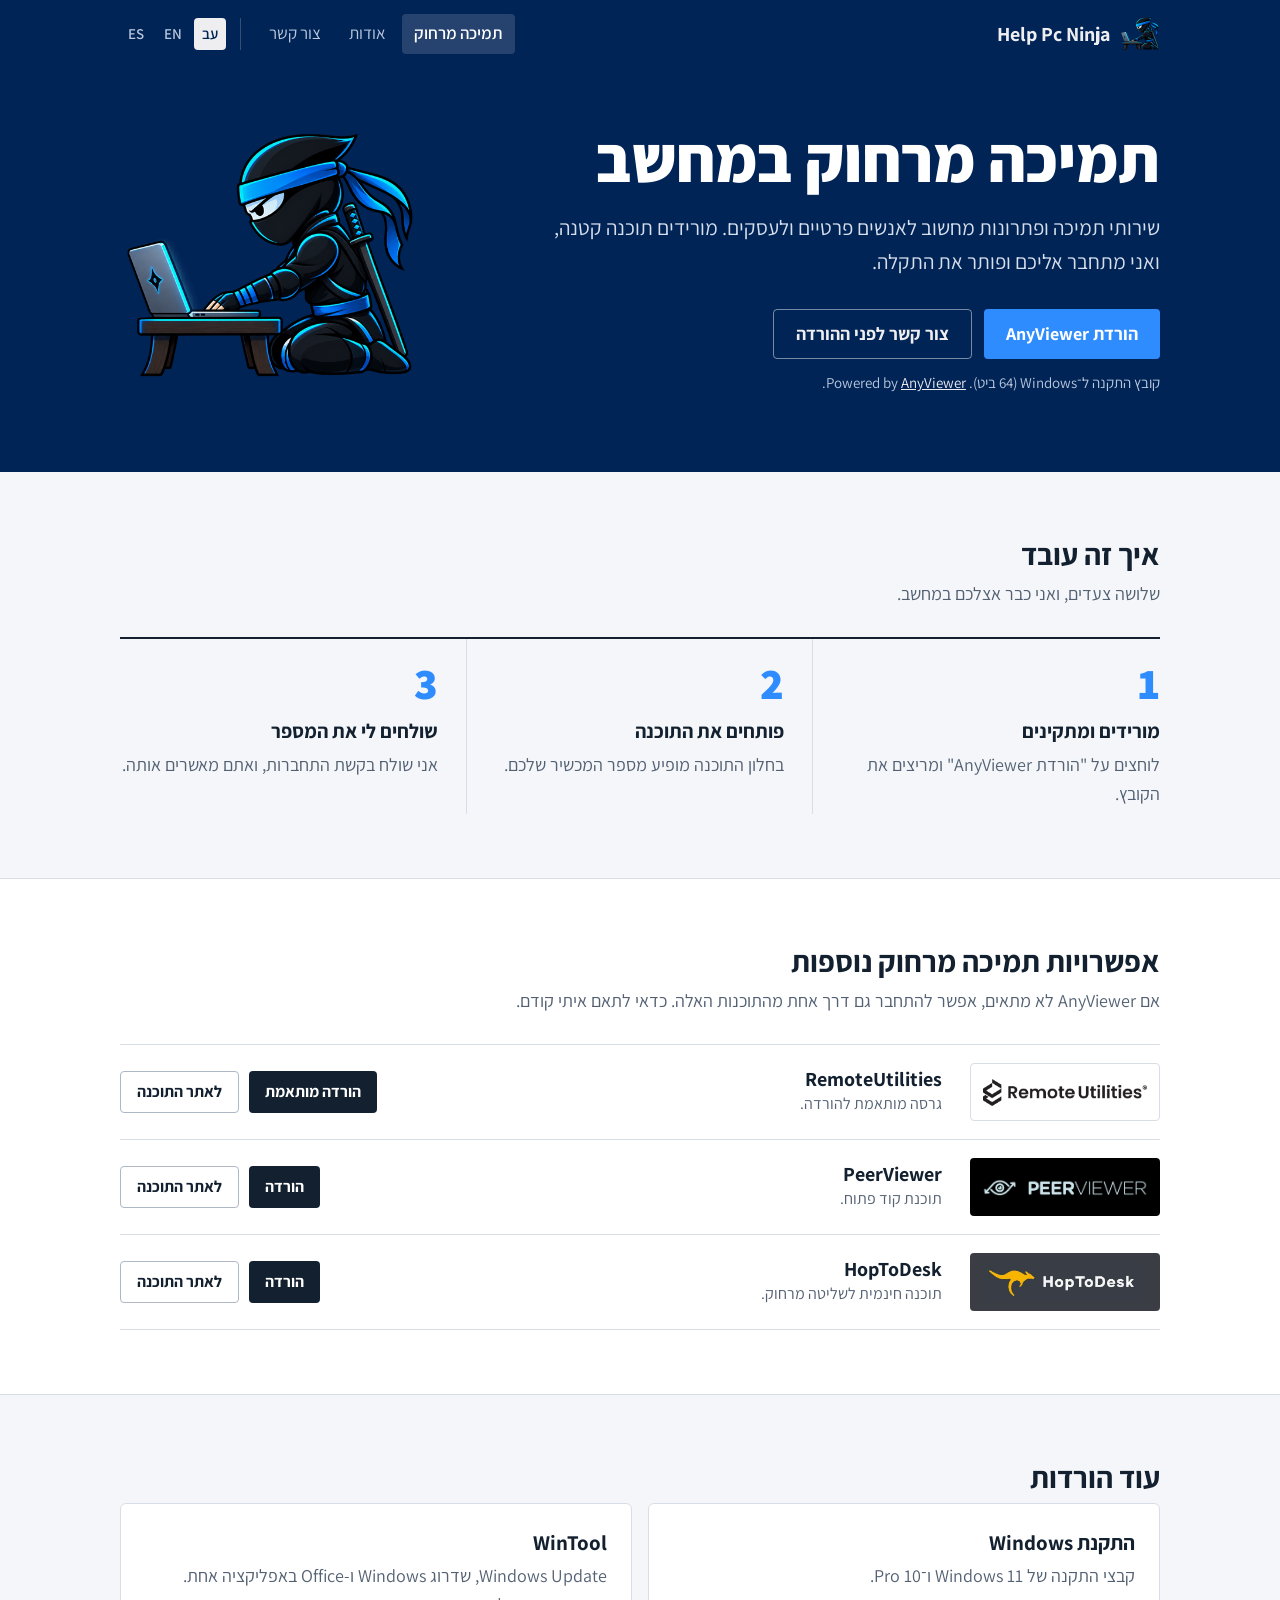
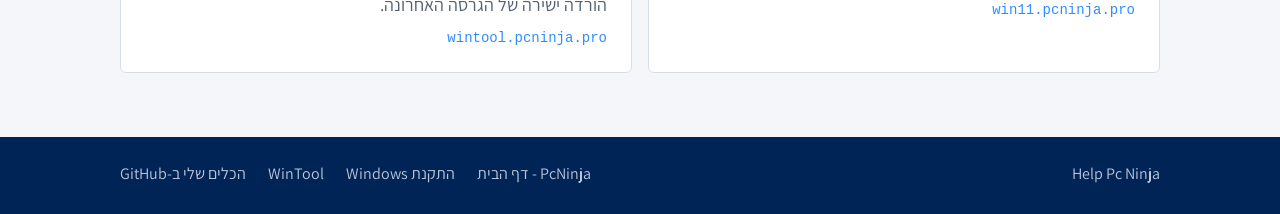
<file: index.html>
<!doctype html>
<html lang="he" dir="rtl">
<head>
  <meta charset="utf-8">
  <meta name="viewport" content="width=device-width, initial-scale=1">
  <title>Help Pc Ninja - תמיכה מרחוק</title>
  <meta name="description" content="תמיכה מרחוק במחשבים: מורידים את AnyViewer, שולחים את מספר המכשיר, ואני מתחבר לעזור.">
  <meta property="og:title" content="Help Pc Ninja - תמיכה מרחוק">
  <meta property="og:type" content="website">
  <meta property="og:url" content="https://help.pcninja.pro/">
  <meta property="og:image" content="https://help.pcninja.pro/assets/ninja.png">
  <link rel="canonical" href="https://help.pcninja.pro/">
  <link rel="alternate" hreflang="he" href="https://help.pcninja.pro/">
  <link rel="alternate" hreflang="en" href="https://help.pcninja.pro/en/">
  <link rel="alternate" hreflang="es" href="https://help.pcninja.pro/es/">
  <link rel="alternate" hreflang="x-default" href="https://help.pcninja.pro/">
  <link rel="icon" type="image/png" href="/assets/favicon.png">
  <link rel="apple-touch-icon" href="/assets/apple-touch-icon.png">
  <link rel="preconnect" href="https://fonts.googleapis.com">
  <link rel="preconnect" href="https://fonts.gstatic.com" crossorigin>
  <link href="https://fonts.googleapis.com/css2?family=Assistant:wght@400;600;700;800&display=swap" rel="stylesheet">
  <link rel="stylesheet" href="/assets/site.css">
</head>
<body>
  <header class="topbar">
    <div class="wrap">
      <a class="brand" href="/"><img src="/assets/logo.png" alt="" width="40" height="40"><span>Help Pc Ninja</span></a>
      <div class="menus">
        <ul class="nav">
          <li><a href="/" aria-current="page">תמיכה מרחוק</a></li>
          <li><a href="/aboutMe/">אודות</a></li>
          <li><a href="/aboutMe/contact/">צור קשר</a></li>
        </ul>
        <ul class="langs" aria-label="Language">
          <li><a href="/" hreflang="he" lang="he" title="עברית" aria-current="true">עב</a></li>
          <li><a href="/en/" hreflang="en" lang="en" title="English">EN</a></li>
          <li><a href="/es/" hreflang="es" lang="es" title="Español">ES</a></li>
        </ul>
      </div>
    </div>
  </header>

  <main>
    <section class="hero">
      <div class="wrap">
        <div>
          <h1>תמיכה מרחוק במחשב</h1>
          <p class="lede">שירותי תמיכה ופתרונות מחשוב לאנשים פרטיים ולעסקים. מורידים תוכנה קטנה, ואני מתחבר אליכם ופותר את התקלה.</p>
          <div class="actions">
            <a class="btn btn-primary" href="https://go.anyviewer.com/dl/AnyViewerSetup_x64.exe">הורדת AnyViewer</a>
            <a class="btn btn-ghost" href="/aboutMe/contact/">צור קשר לפני ההורדה</a>
          </div>
          <p class="file-note">קובץ התקנה ל־Windows (64 ביט). Powered by <a href="https://www.anyviewer.com/">AnyViewer</a>.</p>
        </div>
        <img src="/assets/ninja.png" alt="" width="512" height="512">
      </div>
    </section>

    <section>
      <div class="wrap">
        <h2 class="section-title">איך זה עובד</h2>
        <p class="section-intro">שלושה צעדים, ואני כבר אצלכם במחשב.</p>
        <ol class="steps">
          <li><strong>מורידים ומתקינים</strong><p>לוחצים על "הורדת AnyViewer" ומריצים את הקובץ.</p></li>
          <li><strong>פותחים את התוכנה</strong><p>בחלון התוכנה מופיע מספר המכשיר שלכם.</p></li>
          <li><strong>שולחים לי את המספר</strong><p>אני שולח בקשת התחברות, ואתם מאשרים אותה.</p></li>
        </ol>
      </div>
    </section>

    <section class="tools-alt">
      <div class="wrap">
        <h2 class="section-title">אפשרויות תמיכה מרחוק נוספות</h2>
        <p class="section-intro">אם AnyViewer לא מתאים, אפשר להתחבר גם דרך אחת מהתוכנות האלה. כדאי לתאם איתי קודם.</p>

        <div class="tool-row">
          <div class="logo-tile tile-ru"><img src="/assets/remoteutilities.png" alt="RemoteUtilities"></div>
          <div><h3>RemoteUtilities</h3><p>גרסה מותאמת להורדה.</p></div>
          <div class="links">
            <a class="btn btn-dark" href="https://ru.pcninja.pro">הורדה מותאמת</a>
            <a class="btn btn-line" href="https://www.remoteutilities.com/">לאתר התוכנה</a>
          </div>
        </div>

        <div class="tool-row">
          <div class="logo-tile tile-pv"><img src="/assets/peerviewer.png" alt="PeerViewer"></div>
          <div><h3>PeerViewer</h3><p>תוכנת קוד פתוח.</p></div>
          <div class="links">
            <a class="btn btn-dark" href="https://github.com/PeerViewer/codebase/releases/">הורדה</a>
            <a class="btn btn-line" href="https://github.com/PeerViewer">לאתר התוכנה</a>
          </div>
        </div>

        <div class="tool-row">
          <div class="logo-tile tile-hd"><img src="/assets/hoptodesk.jpg" alt="HopToDesk"></div>
          <div><h3>HopToDesk</h3><p>תוכנה חינמית לשליטה מרחוק.</p></div>
          <div class="links">
            <a class="btn btn-dark" href="https://download.hoptodesk.com/HopToDesk.exe">הורדה</a>
            <a class="btn btn-line" href="https://www.hoptodesk.com/">לאתר התוכנה</a>
          </div>
        </div>
      </div>
    </section>

    <section>
      <div class="wrap">
        <h2 class="section-title">עוד הורדות</h2>
        <div class="more">
          <a href="https://win11.pcninja.pro/"><strong>התקנת Windows</strong><span>קבצי התקנה של Windows 11 ו־10 Pro.</span><span class="host"><bdi>win11.pcninja.pro</bdi></span></a>
          <a href="https://wintool.pcninja.pro/"><strong>WinTool</strong><span>Windows Update, שדרוג Windows ו-Office באפליקציה אחת. הורדה ישירה של הגרסה האחרונה.</span><span class="host"><bdi>wintool.pcninja.pro</bdi></span></a>
        </div>
      </div>
    </section>
  </main>

  <footer class="site-footer">
    <div class="wrap">
      <span>Help Pc Ninja</span>
      <ul>
        <li><a href="https://www.pcninja.pro/">PcNinja - דף הבית</a></li>
        <li><a href="https://win11.pcninja.pro/">התקנת Windows</a></li>
        <li><a href="https://wintool.pcninja.pro/">WinTool</a></li>
        <li><a href="https://github.com/JavierTorresFelendler">הכלים שלי ב-GitHub</a></li>
      </ul>
    </div>
  </footer>
</body>
</html>
</file>
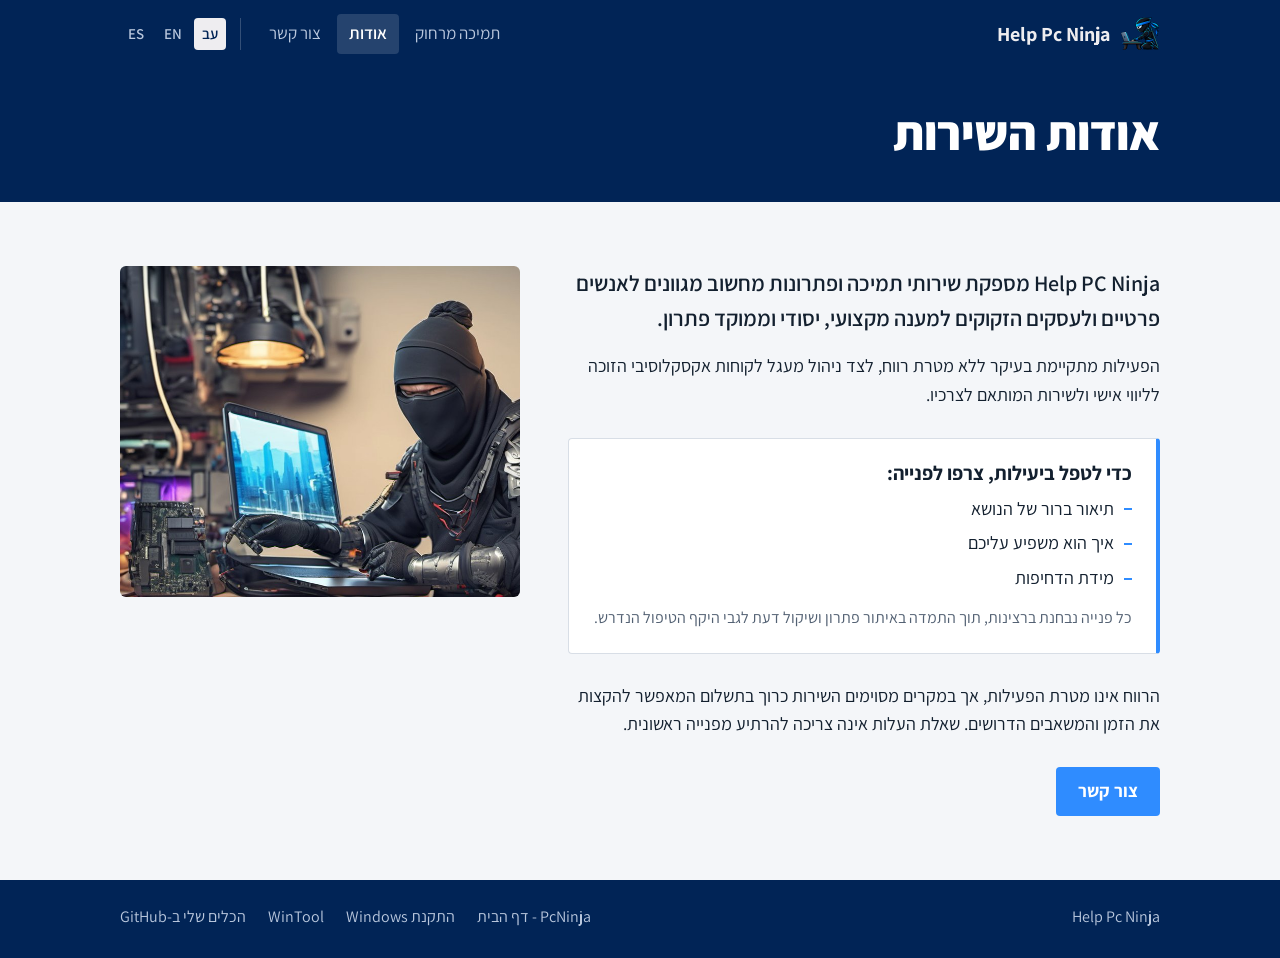
<file: aboutMe/index.html>
<!doctype html>
<html lang="he" dir="rtl">
<head>
  <meta charset="utf-8">
  <meta name="viewport" content="width=device-width, initial-scale=1">
  <title>Help Pc Ninja - אודות השירות</title>
  <meta name="description" content="תמיכה מרחוק במחשבים: מורידים את AnyViewer, שולחים את מספר המכשיר, ואני מתחבר לעזור.">
  <meta property="og:title" content="Help Pc Ninja - אודות השירות">
  <meta property="og:type" content="website">
  <meta property="og:url" content="https://help.pcninja.pro/aboutMe/">
  <meta property="og:image" content="https://help.pcninja.pro/assets/ninja.png">
  <link rel="canonical" href="https://help.pcninja.pro/aboutMe/">
  <link rel="alternate" hreflang="he" href="https://help.pcninja.pro/aboutMe/">
  <link rel="alternate" hreflang="en" href="https://help.pcninja.pro/en/about/">
  <link rel="alternate" hreflang="es" href="https://help.pcninja.pro/es/about/">
  <link rel="alternate" hreflang="x-default" href="https://help.pcninja.pro/aboutMe/">
  <link rel="icon" type="image/png" href="/assets/favicon.png">
  <link rel="apple-touch-icon" href="/assets/apple-touch-icon.png">
  <link rel="preconnect" href="https://fonts.googleapis.com">
  <link rel="preconnect" href="https://fonts.gstatic.com" crossorigin>
  <link href="https://fonts.googleapis.com/css2?family=Assistant:wght@400;600;700;800&display=swap" rel="stylesheet">
  <link rel="stylesheet" href="/assets/site.css">
</head>
<body>
  <header class="topbar">
    <div class="wrap">
      <a class="brand" href="/"><img src="/assets/logo.png" alt="" width="40" height="40"><span>Help Pc Ninja</span></a>
      <div class="menus">
        <ul class="nav">
          <li><a href="/">תמיכה מרחוק</a></li>
          <li><a href="/aboutMe/" aria-current="page">אודות</a></li>
          <li><a href="/aboutMe/contact/">צור קשר</a></li>
        </ul>
        <ul class="langs" aria-label="Language">
          <li><a href="/aboutMe/" hreflang="he" lang="he" title="עברית" aria-current="true">עב</a></li>
          <li><a href="/en/about/" hreflang="en" lang="en" title="English">EN</a></li>
          <li><a href="/es/about/" hreflang="es" lang="es" title="Español">ES</a></li>
        </ul>
      </div>
    </div>
  </header>

  <main>
    <div class="page-head"><div class="wrap"><h1>אודות השירות</h1></div></div>

    <section>
      <div class="wrap about">
        <div class="about-text">
          <p class="lead">Help PC Ninja מספקת שירותי תמיכה ופתרונות מחשוב מגוונים לאנשים פרטיים ולעסקים הזקוקים למענה מקצועי, יסודי וממוקד פתרון.</p>
          <p>הפעילות מתקיימת בעיקר ללא מטרת רווח, לצד ניהול מעגל לקוחות אקסקלוסיבי הזוכה לליווי אישי ולשירות המותאם לצרכיו.</p>

          <div class="prep">
            <h2>כדי לטפל ביעילות, צרפו לפנייה:</h2>
            <ul class="dash-list">
              <li>תיאור ברור של הנושא</li>
              <li>איך הוא משפיע עליכם</li>
              <li>מידת הדחיפות</li>
            </ul>
            <p>כל פנייה נבחנת ברצינות, תוך התמדה באיתור פתרון ושיקול דעת לגבי היקף הטיפול הנדרש.</p>
          </div>

          <p>הרווח אינו מטרת הפעילות, אך במקרים מסוימים השירות כרוך בתשלום המאפשר להקצות את הזמן והמשאבים הדרושים. שאלת העלות אינה צריכה להרתיע מפנייה ראשונית.</p>
          <a class="btn btn-primary" href="/aboutMe/contact/">צור קשר</a>
        </div>
        <figure><img src="/assets/ninja-laptop.jpg" alt="נינג'ה מתקן מחשב נייד" width="786" height="652"></figure>
      </div>
    </section>
  </main>

  <footer class="site-footer">
    <div class="wrap">
      <span>Help Pc Ninja</span>
      <ul>
        <li><a href="https://www.pcninja.pro/">PcNinja - דף הבית</a></li>
        <li><a href="https://win11.pcninja.pro/">התקנת Windows</a></li>
        <li><a href="https://wintool.pcninja.pro/">WinTool</a></li>
        <li><a href="https://github.com/JavierTorresFelendler">הכלים שלי ב-GitHub</a></li>
      </ul>
    </div>
  </footer>
</body>
</html>
</file>
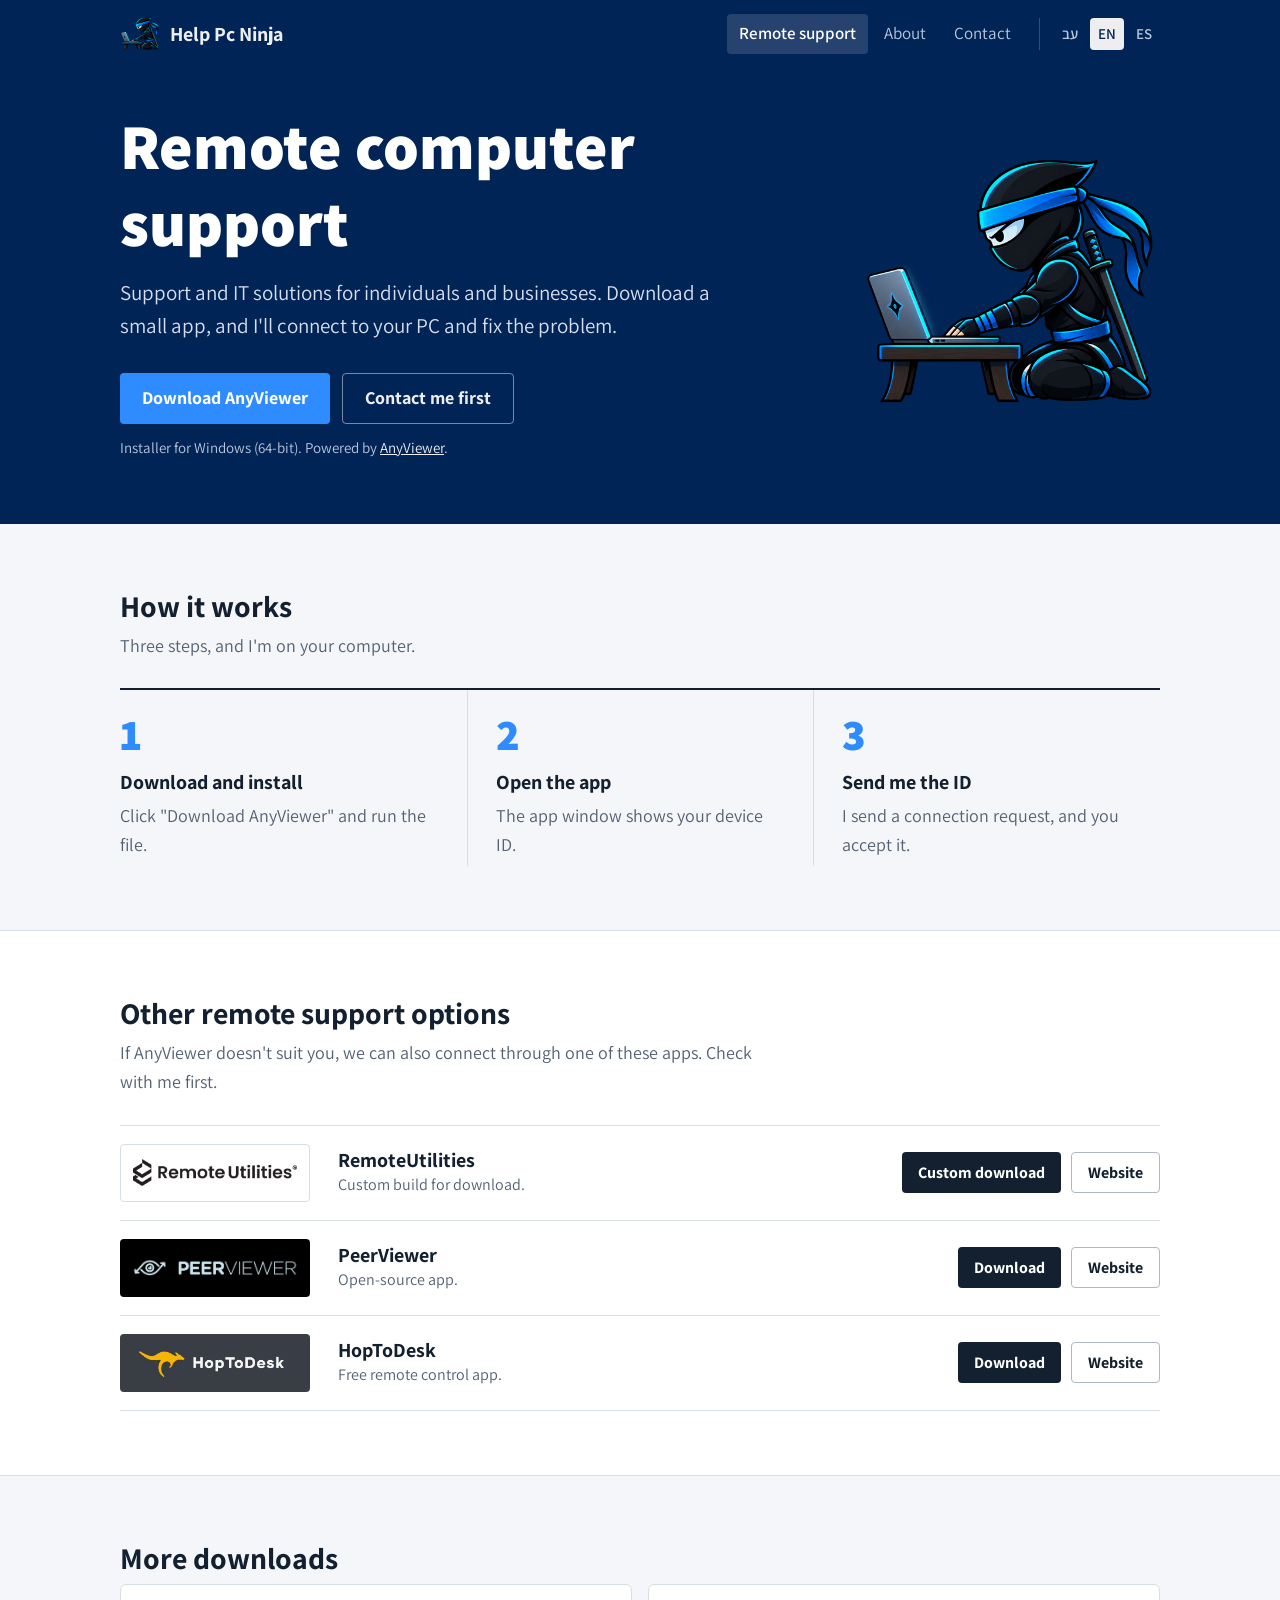
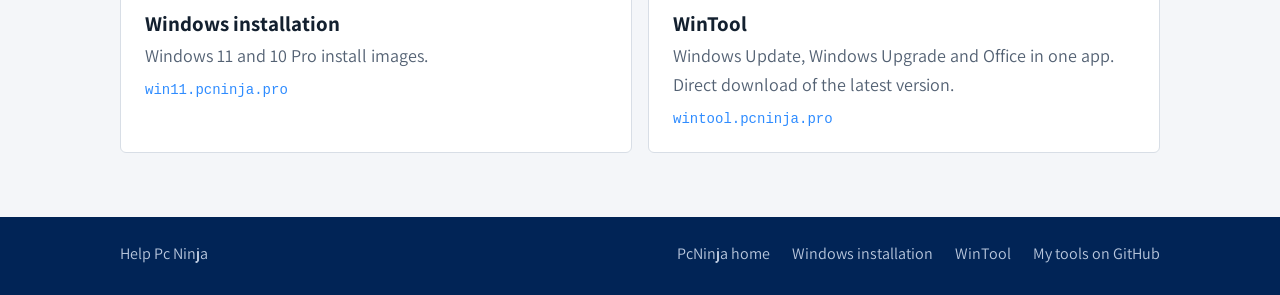
<file: en/index.html>
<!doctype html>
<html lang="en" dir="ltr">
<head>
  <meta charset="utf-8">
  <meta name="viewport" content="width=device-width, initial-scale=1">
  <title>Help Pc Ninja - Remote support</title>
  <meta name="description" content="Remote computer support: download AnyViewer, send me your device ID, and I'll connect to help.">
  <meta property="og:title" content="Help Pc Ninja - Remote support">
  <meta property="og:type" content="website">
  <meta property="og:url" content="https://help.pcninja.pro/en/">
  <meta property="og:image" content="https://help.pcninja.pro/assets/ninja.png">
  <link rel="canonical" href="https://help.pcninja.pro/en/">
  <link rel="alternate" hreflang="he" href="https://help.pcninja.pro/">
  <link rel="alternate" hreflang="en" href="https://help.pcninja.pro/en/">
  <link rel="alternate" hreflang="es" href="https://help.pcninja.pro/es/">
  <link rel="alternate" hreflang="x-default" href="https://help.pcninja.pro/">
  <link rel="icon" type="image/png" href="/assets/favicon.png">
  <link rel="apple-touch-icon" href="/assets/apple-touch-icon.png">
  <link rel="preconnect" href="https://fonts.googleapis.com">
  <link rel="preconnect" href="https://fonts.gstatic.com" crossorigin>
  <link href="https://fonts.googleapis.com/css2?family=Assistant:wght@400;600;700;800&display=swap" rel="stylesheet">
  <link rel="stylesheet" href="/assets/site.css">
</head>
<body>
  <header class="topbar">
    <div class="wrap">
      <a class="brand" href="/en/"><img src="/assets/logo.png" alt="" width="40" height="40"><span>Help Pc Ninja</span></a>
      <div class="menus">
        <ul class="nav">
          <li><a href="/en/" aria-current="page">Remote support</a></li>
          <li><a href="/en/about/">About</a></li>
          <li><a href="/en/contact/">Contact</a></li>
        </ul>
        <ul class="langs" aria-label="Language">
          <li><a href="/" hreflang="he" lang="he" title="עברית">עב</a></li>
          <li><a href="/en/" hreflang="en" lang="en" title="English" aria-current="true">EN</a></li>
          <li><a href="/es/" hreflang="es" lang="es" title="Español">ES</a></li>
        </ul>
      </div>
    </div>
  </header>

  <main>
    <section class="hero">
      <div class="wrap">
        <div>
          <h1>Remote computer support</h1>
          <p class="lede">Support and IT solutions for individuals and businesses. Download a small app, and I'll connect to your PC and fix the problem.</p>
          <div class="actions">
            <a class="btn btn-primary" href="https://go.anyviewer.com/dl/AnyViewerSetup_x64.exe">Download AnyViewer</a>
            <a class="btn btn-ghost" href="/en/contact/">Contact me first</a>
          </div>
          <p class="file-note">Installer for Windows (64-bit). Powered by <a href="https://www.anyviewer.com/">AnyViewer</a>.</p>
        </div>
        <img src="/assets/ninja.png" alt="" width="512" height="512">
      </div>
    </section>

    <section>
      <div class="wrap">
        <h2 class="section-title">How it works</h2>
        <p class="section-intro">Three steps, and I'm on your computer.</p>
        <ol class="steps">
          <li><strong>Download and install</strong><p>Click "Download AnyViewer" and run the file.</p></li>
          <li><strong>Open the app</strong><p>The app window shows your device ID.</p></li>
          <li><strong>Send me the ID</strong><p>I send a connection request, and you accept it.</p></li>
        </ol>
      </div>
    </section>

    <section class="tools-alt">
      <div class="wrap">
        <h2 class="section-title">Other remote support options</h2>
        <p class="section-intro">If AnyViewer doesn't suit you, we can also connect through one of these apps. Check with me first.</p>

        <div class="tool-row">
          <div class="logo-tile tile-ru"><img src="/assets/remoteutilities.png" alt="RemoteUtilities"></div>
          <div><h3>RemoteUtilities</h3><p>Custom build for download.</p></div>
          <div class="links">
            <a class="btn btn-dark" href="https://ru.pcninja.pro">Custom download</a>
            <a class="btn btn-line" href="https://www.remoteutilities.com/">Website</a>
          </div>
        </div>

        <div class="tool-row">
          <div class="logo-tile tile-pv"><img src="/assets/peerviewer.png" alt="PeerViewer"></div>
          <div><h3>PeerViewer</h3><p>Open-source app.</p></div>
          <div class="links">
            <a class="btn btn-dark" href="https://github.com/PeerViewer/codebase/releases/">Download</a>
            <a class="btn btn-line" href="https://github.com/PeerViewer">Website</a>
          </div>
        </div>

        <div class="tool-row">
          <div class="logo-tile tile-hd"><img src="/assets/hoptodesk.jpg" alt="HopToDesk"></div>
          <div><h3>HopToDesk</h3><p>Free remote control app.</p></div>
          <div class="links">
            <a class="btn btn-dark" href="https://download.hoptodesk.com/HopToDesk.exe">Download</a>
            <a class="btn btn-line" href="https://www.hoptodesk.com/">Website</a>
          </div>
        </div>
      </div>
    </section>

    <section>
      <div class="wrap">
        <h2 class="section-title">More downloads</h2>
        <div class="more">
          <a href="https://win11.pcninja.pro/"><strong>Windows installation</strong><span>Windows 11 and 10 Pro install images.</span><span class="host"><bdi>win11.pcninja.pro</bdi></span></a>
          <a href="https://wintool.pcninja.pro/"><strong>WinTool</strong><span>Windows Update, Windows Upgrade and Office in one app. Direct download of the latest version.</span><span class="host"><bdi>wintool.pcninja.pro</bdi></span></a>
        </div>
      </div>
    </section>
  </main>

  <footer class="site-footer">
    <div class="wrap">
      <span>Help Pc Ninja</span>
      <ul>
        <li><a href="https://www.pcninja.pro/">PcNinja home</a></li>
        <li><a href="https://win11.pcninja.pro/">Windows installation</a></li>
        <li><a href="https://wintool.pcninja.pro/">WinTool</a></li>
        <li><a href="https://github.com/JavierTorresFelendler">My tools on GitHub</a></li>
      </ul>
    </div>
  </footer>
</body>
</html>
</file>
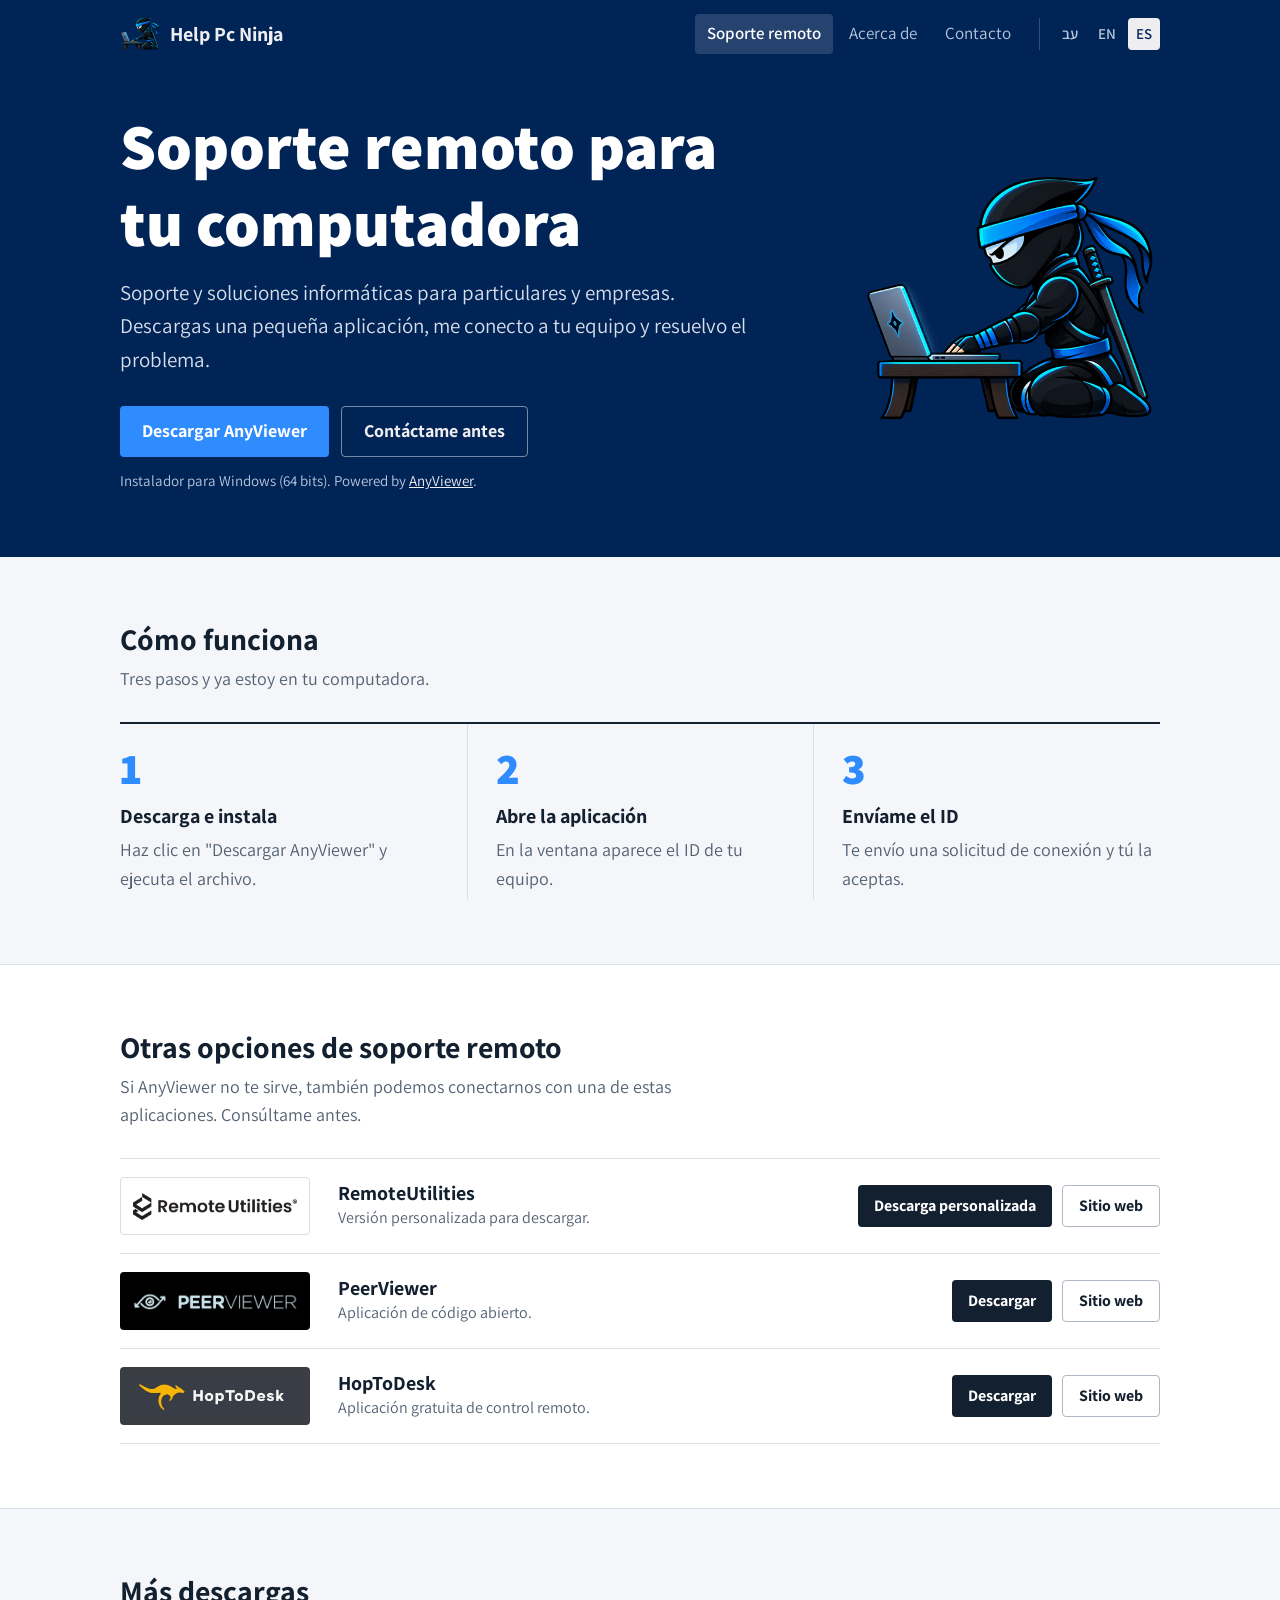
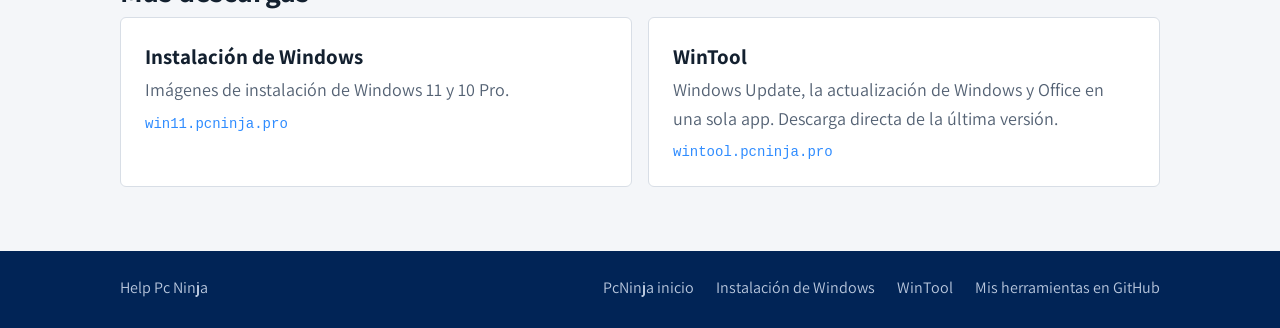
<file: es/index.html>
<!doctype html>
<html lang="es" dir="ltr">
<head>
  <meta charset="utf-8">
  <meta name="viewport" content="width=device-width, initial-scale=1">
  <title>Help Pc Ninja - Soporte remoto</title>
  <meta name="description" content="Soporte remoto para tu computadora: descarga AnyViewer, envíame el ID de tu equipo y me conecto para ayudarte.">
  <meta property="og:title" content="Help Pc Ninja - Soporte remoto">
  <meta property="og:type" content="website">
  <meta property="og:url" content="https://help.pcninja.pro/es/">
  <meta property="og:image" content="https://help.pcninja.pro/assets/ninja.png">
  <link rel="canonical" href="https://help.pcninja.pro/es/">
  <link rel="alternate" hreflang="he" href="https://help.pcninja.pro/">
  <link rel="alternate" hreflang="en" href="https://help.pcninja.pro/en/">
  <link rel="alternate" hreflang="es" href="https://help.pcninja.pro/es/">
  <link rel="alternate" hreflang="x-default" href="https://help.pcninja.pro/">
  <link rel="icon" type="image/png" href="/assets/favicon.png">
  <link rel="apple-touch-icon" href="/assets/apple-touch-icon.png">
  <link rel="preconnect" href="https://fonts.googleapis.com">
  <link rel="preconnect" href="https://fonts.gstatic.com" crossorigin>
  <link href="https://fonts.googleapis.com/css2?family=Assistant:wght@400;600;700;800&display=swap" rel="stylesheet">
  <link rel="stylesheet" href="/assets/site.css">
</head>
<body>
  <header class="topbar">
    <div class="wrap">
      <a class="brand" href="/es/"><img src="/assets/logo.png" alt="" width="40" height="40"><span>Help Pc Ninja</span></a>
      <div class="menus">
        <ul class="nav">
          <li><a href="/es/" aria-current="page">Soporte remoto</a></li>
          <li><a href="/es/about/">Acerca de</a></li>
          <li><a href="/es/contact/">Contacto</a></li>
        </ul>
        <ul class="langs" aria-label="Language">
          <li><a href="/" hreflang="he" lang="he" title="עברית">עב</a></li>
          <li><a href="/en/" hreflang="en" lang="en" title="English">EN</a></li>
          <li><a href="/es/" hreflang="es" lang="es" title="Español" aria-current="true">ES</a></li>
        </ul>
      </div>
    </div>
  </header>

  <main>
    <section class="hero">
      <div class="wrap">
        <div>
          <h1>Soporte remoto para tu computadora</h1>
          <p class="lede">Soporte y soluciones informáticas para particulares y empresas. Descargas una pequeña aplicación, me conecto a tu equipo y resuelvo el problema.</p>
          <div class="actions">
            <a class="btn btn-primary" href="https://go.anyviewer.com/dl/AnyViewerSetup_x64.exe">Descargar AnyViewer</a>
            <a class="btn btn-ghost" href="/es/contact/">Contáctame antes</a>
          </div>
          <p class="file-note">Instalador para Windows (64 bits). Powered by <a href="https://www.anyviewer.com/">AnyViewer</a>.</p>
        </div>
        <img src="/assets/ninja.png" alt="" width="512" height="512">
      </div>
    </section>

    <section>
      <div class="wrap">
        <h2 class="section-title">Cómo funciona</h2>
        <p class="section-intro">Tres pasos y ya estoy en tu computadora.</p>
        <ol class="steps">
          <li><strong>Descarga e instala</strong><p>Haz clic en "Descargar AnyViewer" y ejecuta el archivo.</p></li>
          <li><strong>Abre la aplicación</strong><p>En la ventana aparece el ID de tu equipo.</p></li>
          <li><strong>Envíame el ID</strong><p>Te envío una solicitud de conexión y tú la aceptas.</p></li>
        </ol>
      </div>
    </section>

    <section class="tools-alt">
      <div class="wrap">
        <h2 class="section-title">Otras opciones de soporte remoto</h2>
        <p class="section-intro">Si AnyViewer no te sirve, también podemos conectarnos con una de estas aplicaciones. Consúltame antes.</p>

        <div class="tool-row">
          <div class="logo-tile tile-ru"><img src="/assets/remoteutilities.png" alt="RemoteUtilities"></div>
          <div><h3>RemoteUtilities</h3><p>Versión personalizada para descargar.</p></div>
          <div class="links">
            <a class="btn btn-dark" href="https://ru.pcninja.pro">Descarga personalizada</a>
            <a class="btn btn-line" href="https://www.remoteutilities.com/">Sitio web</a>
          </div>
        </div>

        <div class="tool-row">
          <div class="logo-tile tile-pv"><img src="/assets/peerviewer.png" alt="PeerViewer"></div>
          <div><h3>PeerViewer</h3><p>Aplicación de código abierto.</p></div>
          <div class="links">
            <a class="btn btn-dark" href="https://github.com/PeerViewer/codebase/releases/">Descargar</a>
            <a class="btn btn-line" href="https://github.com/PeerViewer">Sitio web</a>
          </div>
        </div>

        <div class="tool-row">
          <div class="logo-tile tile-hd"><img src="/assets/hoptodesk.jpg" alt="HopToDesk"></div>
          <div><h3>HopToDesk</h3><p>Aplicación gratuita de control remoto.</p></div>
          <div class="links">
            <a class="btn btn-dark" href="https://download.hoptodesk.com/HopToDesk.exe">Descargar</a>
            <a class="btn btn-line" href="https://www.hoptodesk.com/">Sitio web</a>
          </div>
        </div>
      </div>
    </section>

    <section>
      <div class="wrap">
        <h2 class="section-title">Más descargas</h2>
        <div class="more">
          <a href="https://win11.pcninja.pro/"><strong>Instalación de Windows</strong><span>Imágenes de instalación de Windows 11 y 10 Pro.</span><span class="host"><bdi>win11.pcninja.pro</bdi></span></a>
          <a href="https://wintool.pcninja.pro/"><strong>WinTool</strong><span>Windows Update, la actualización de Windows y Office en una sola app. Descarga directa de la última versión.</span><span class="host"><bdi>wintool.pcninja.pro</bdi></span></a>
        </div>
      </div>
    </section>
  </main>

  <footer class="site-footer">
    <div class="wrap">
      <span>Help Pc Ninja</span>
      <ul>
        <li><a href="https://www.pcninja.pro/">PcNinja inicio</a></li>
        <li><a href="https://win11.pcninja.pro/">Instalación de Windows</a></li>
        <li><a href="https://wintool.pcninja.pro/">WinTool</a></li>
        <li><a href="https://github.com/JavierTorresFelendler">Mis herramientas en GitHub</a></li>
      </ul>
    </div>
  </footer>
</body>
</html>
</file>
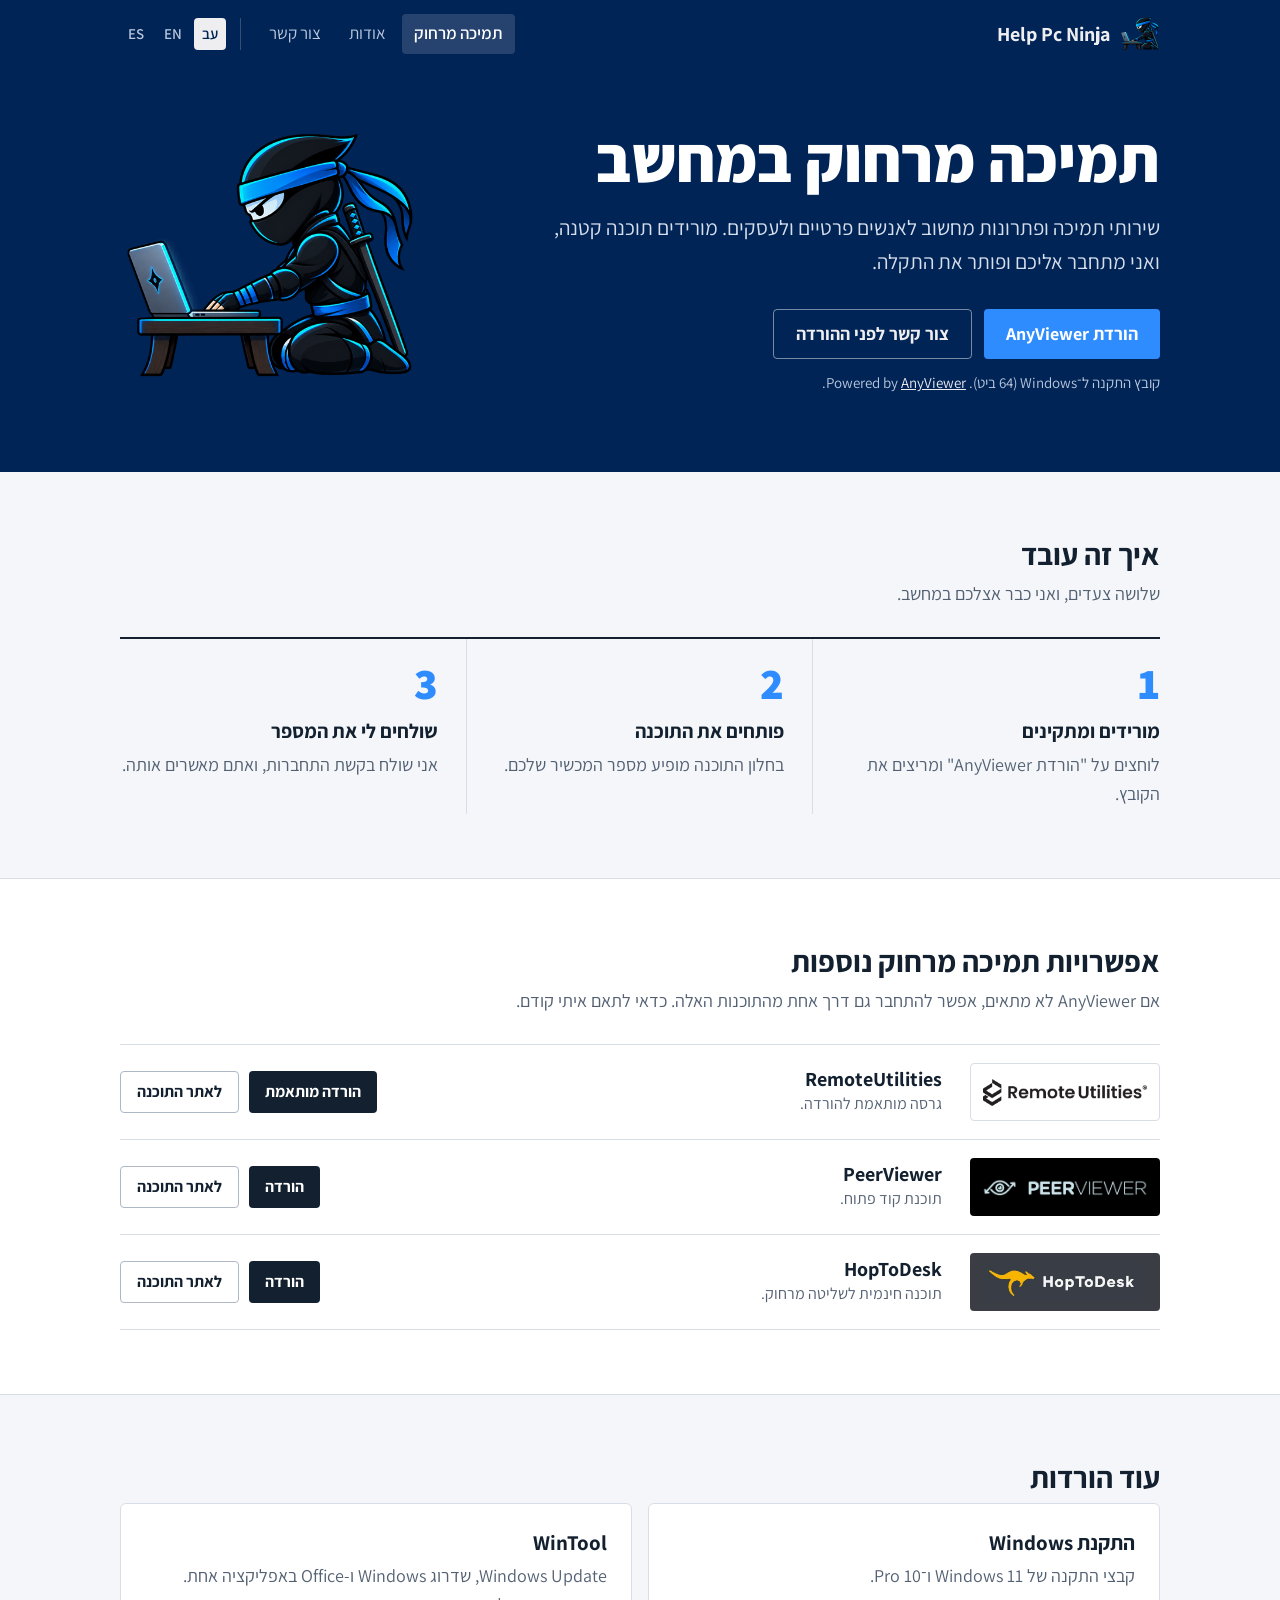
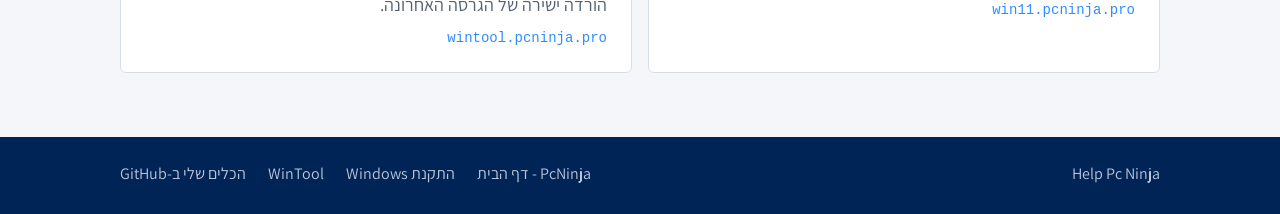
<file: מחשבים-תמיכה-מרחוק/index.html>
<!doctype html>
<html lang="he">
<head>
  <meta charset="utf-8">
  <title>Help Pc Ninja</title>
  <link rel="canonical" href="https://help.pcninja.pro/">
  <meta http-equiv="refresh" content="0; url=/">
  <script>location.replace('/' + location.hash);</script>
</head>
<body><a href="/">Help Pc Ninja</a></body>
</html>
</file>
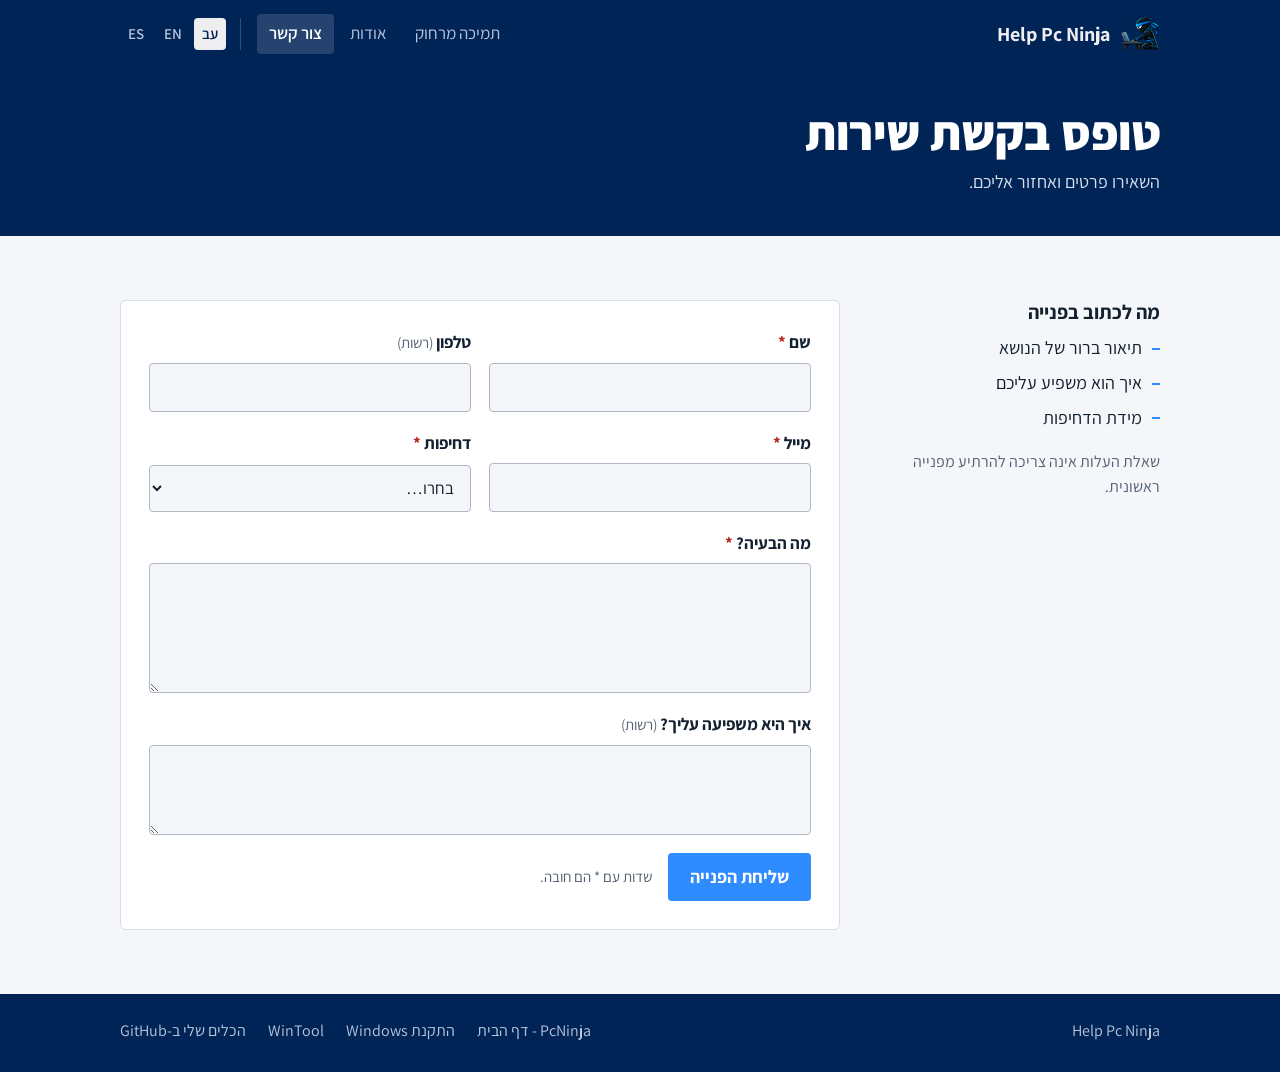
<file: aboutMe/contact/index.html>
<!doctype html>
<html lang="he" dir="rtl">
<head>
  <meta charset="utf-8">
  <meta name="viewport" content="width=device-width, initial-scale=1">
  <title>Help Pc Ninja - צור קשר</title>
  <meta name="description" content="תמיכה מרחוק במחשבים: מורידים את AnyViewer, שולחים את מספר המכשיר, ואני מתחבר לעזור.">
  <meta property="og:title" content="Help Pc Ninja - צור קשר">
  <meta property="og:type" content="website">
  <meta property="og:url" content="https://help.pcninja.pro/aboutMe/contact/">
  <meta property="og:image" content="https://help.pcninja.pro/assets/ninja.png">
  <link rel="canonical" href="https://help.pcninja.pro/aboutMe/contact/">
  <link rel="alternate" hreflang="he" href="https://help.pcninja.pro/aboutMe/contact/">
  <link rel="alternate" hreflang="en" href="https://help.pcninja.pro/en/contact/">
  <link rel="alternate" hreflang="es" href="https://help.pcninja.pro/es/contact/">
  <link rel="alternate" hreflang="x-default" href="https://help.pcninja.pro/aboutMe/contact/">
  <link rel="icon" type="image/png" href="/assets/favicon.png">
  <link rel="apple-touch-icon" href="/assets/apple-touch-icon.png">
  <link rel="preconnect" href="https://fonts.googleapis.com">
  <link rel="preconnect" href="https://fonts.gstatic.com" crossorigin>
  <link href="https://fonts.googleapis.com/css2?family=Assistant:wght@400;600;700;800&display=swap" rel="stylesheet">
  <link rel="stylesheet" href="/assets/site.css">
</head>
<body>
  <header class="topbar">
    <div class="wrap">
      <a class="brand" href="/"><img src="/assets/logo.png" alt="" width="40" height="40"><span>Help Pc Ninja</span></a>
      <div class="menus">
        <ul class="nav">
          <li><a href="/">תמיכה מרחוק</a></li>
          <li><a href="/aboutMe/">אודות</a></li>
          <li><a href="/aboutMe/contact/" aria-current="page">צור קשר</a></li>
        </ul>
        <ul class="langs" aria-label="Language">
          <li><a href="/aboutMe/contact/" hreflang="he" lang="he" title="עברית" aria-current="true">עב</a></li>
          <li><a href="/en/contact/" hreflang="en" lang="en" title="English">EN</a></li>
          <li><a href="/es/contact/" hreflang="es" lang="es" title="Español">ES</a></li>
        </ul>
      </div>
    </div>
  </header>

  <main>
    <div class="page-head"><div class="wrap"><h1>טופס בקשת שירות</h1><p>השאירו פרטים ואחזור אליכם.</p></div></div>

    <section>
      <div class="wrap contact">
        <aside class="tips">
          <h2>מה לכתוב בפנייה</h2>
          <ul class="dash-list">
            <li>תיאור ברור של הנושא</li>
            <li>איך הוא משפיע עליכם</li>
            <li>מידת הדחיפות</li>
          </ul>
          <p>שאלת העלות אינה צריכה להרתיע מפנייה ראשונית.</p>
        </aside>

        <form id="request-form" class="form-card" action="https://api.web3forms.com/submit" method="POST"
              data-send="שליחת הפנייה" data-sending="שולח…" data-sent="הפנייה נשלחה. אחזור אליכם בהקדם." data-failed="הפנייה לא נשלחה. בדקו את החיבור לאינטרנט ונסו שוב.">
          <input type="hidden" name="access_key" value="2fe4508c-cd5f-4f0e-9826-55a80dd93fe1">
          <input type="hidden" name="subject" value="פנייה חדשה מ-help.pcninja.pro">
          <input type="hidden" name="from_name" value="Help Pc Ninja">
          <input type="hidden" name="language" value="עברית">
          <input type="checkbox" name="botcheck" class="hp" tabindex="-1" autocomplete="off" aria-hidden="true">

          <div class="field-row">
            <div class="field">
              <label for="f-name">שם <span class="req" aria-hidden="true">*</span></label>
              <input id="f-name" name="name" type="text" required autocomplete="name" maxlength="100">
            </div>
            <div class="field">
              <label for="f-phone">טלפון <span class="opt">(רשות)</span></label>
              <input id="f-phone" name="phone" type="tel" autocomplete="tel" maxlength="30">
            </div>
          </div>
          <div class="field-row">
            <div class="field">
              <label for="f-email">מייל <span class="req" aria-hidden="true">*</span></label>
              <input id="f-email" name="email" type="email" required autocomplete="email" maxlength="120">
            </div>
            <div class="field">
              <label for="f-urgency">דחיפות <span class="req" aria-hidden="true">*</span></label>
              <select id="f-urgency" name="urgency" required>
                <option value="">בחרו…</option>
                <option value="רגיל">רגיל</option>
                <option value="דחוף">דחוף</option>
                <option value="קריטי">קריטי</option>
              </select>
            </div>
          </div>
          <div class="field">
            <label for="f-problem">מה הבעיה? <span class="req" aria-hidden="true">*</span></label>
            <textarea id="f-problem" name="problem" required maxlength="4000"></textarea>
          </div>
          <div class="field">
            <label for="f-impact">איך היא משפיעה עליך? <span class="opt">(רשות)</span></label>
            <textarea id="f-impact" name="impact" maxlength="2000" style="min-height:90px"></textarea>
          </div>

          <p id="form-status" class="form-status" role="status" hidden></p>
          <div class="form-foot">
            <button class="btn btn-primary" type="submit">שליחת הפנייה</button>
            <small>שדות עם * הם חובה.</small>
          </div>
        </form>
      </div>
    </section>
  </main>

  <footer class="site-footer">
    <div class="wrap">
      <span>Help Pc Ninja</span>
      <ul>
        <li><a href="https://www.pcninja.pro/">PcNinja - דף הבית</a></li>
        <li><a href="https://win11.pcninja.pro/">התקנת Windows</a></li>
        <li><a href="https://wintool.pcninja.pro/">WinTool</a></li>
        <li><a href="https://github.com/JavierTorresFelendler">הכלים שלי ב-GitHub</a></li>
      </ul>
    </div>
  </footer>
  <script src="/assets/form.js"></script>
</body>
</html>
</file>
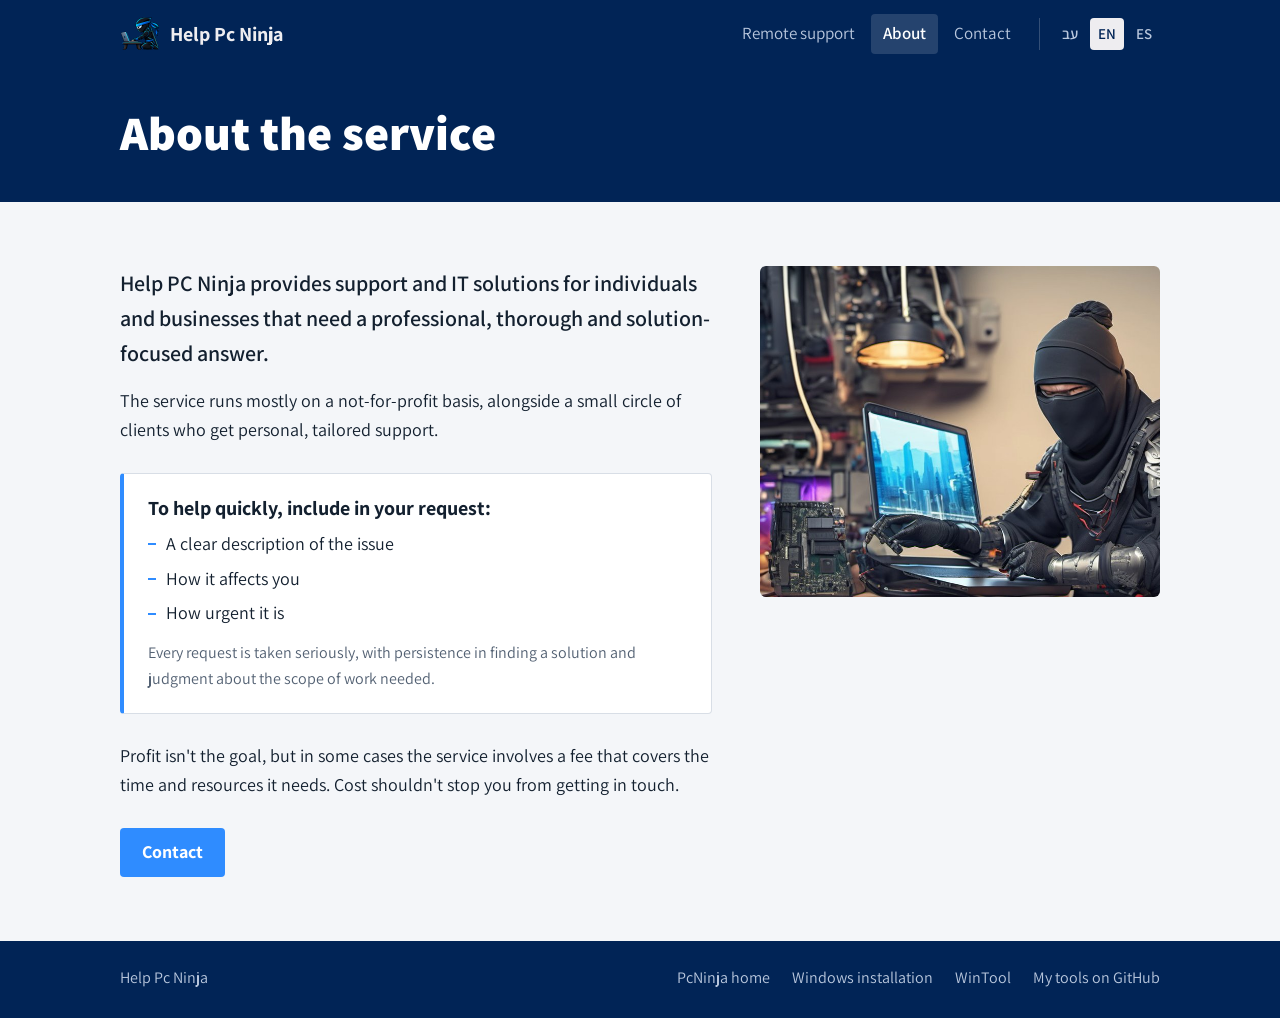
<file: en/about/index.html>
<!doctype html>
<html lang="en" dir="ltr">
<head>
  <meta charset="utf-8">
  <meta name="viewport" content="width=device-width, initial-scale=1">
  <title>Help Pc Ninja - About the service</title>
  <meta name="description" content="Remote computer support: download AnyViewer, send me your device ID, and I'll connect to help.">
  <meta property="og:title" content="Help Pc Ninja - About the service">
  <meta property="og:type" content="website">
  <meta property="og:url" content="https://help.pcninja.pro/en/about/">
  <meta property="og:image" content="https://help.pcninja.pro/assets/ninja.png">
  <link rel="canonical" href="https://help.pcninja.pro/en/about/">
  <link rel="alternate" hreflang="he" href="https://help.pcninja.pro/aboutMe/">
  <link rel="alternate" hreflang="en" href="https://help.pcninja.pro/en/about/">
  <link rel="alternate" hreflang="es" href="https://help.pcninja.pro/es/about/">
  <link rel="alternate" hreflang="x-default" href="https://help.pcninja.pro/aboutMe/">
  <link rel="icon" type="image/png" href="/assets/favicon.png">
  <link rel="apple-touch-icon" href="/assets/apple-touch-icon.png">
  <link rel="preconnect" href="https://fonts.googleapis.com">
  <link rel="preconnect" href="https://fonts.gstatic.com" crossorigin>
  <link href="https://fonts.googleapis.com/css2?family=Assistant:wght@400;600;700;800&display=swap" rel="stylesheet">
  <link rel="stylesheet" href="/assets/site.css">
</head>
<body>
  <header class="topbar">
    <div class="wrap">
      <a class="brand" href="/en/"><img src="/assets/logo.png" alt="" width="40" height="40"><span>Help Pc Ninja</span></a>
      <div class="menus">
        <ul class="nav">
          <li><a href="/en/">Remote support</a></li>
          <li><a href="/en/about/" aria-current="page">About</a></li>
          <li><a href="/en/contact/">Contact</a></li>
        </ul>
        <ul class="langs" aria-label="Language">
          <li><a href="/aboutMe/" hreflang="he" lang="he" title="עברית">עב</a></li>
          <li><a href="/en/about/" hreflang="en" lang="en" title="English" aria-current="true">EN</a></li>
          <li><a href="/es/about/" hreflang="es" lang="es" title="Español">ES</a></li>
        </ul>
      </div>
    </div>
  </header>

  <main>
    <div class="page-head"><div class="wrap"><h1>About the service</h1></div></div>

    <section>
      <div class="wrap about">
        <div class="about-text">
          <p class="lead">Help PC Ninja provides support and IT solutions for individuals and businesses that need a professional, thorough and solution-focused answer.</p>
          <p>The service runs mostly on a not-for-profit basis, alongside a small circle of clients who get personal, tailored support.</p>

          <div class="prep">
            <h2>To help quickly, include in your request:</h2>
            <ul class="dash-list">
              <li>A clear description of the issue</li>
              <li>How it affects you</li>
              <li>How urgent it is</li>
            </ul>
            <p>Every request is taken seriously, with persistence in finding a solution and judgment about the scope of work needed.</p>
          </div>

          <p>Profit isn't the goal, but in some cases the service involves a fee that covers the time and resources it needs. Cost shouldn't stop you from getting in touch.</p>
          <a class="btn btn-primary" href="/en/contact/">Contact</a>
        </div>
        <figure><img src="/assets/ninja-laptop.jpg" alt="A ninja repairing a laptop" width="786" height="652"></figure>
      </div>
    </section>
  </main>

  <footer class="site-footer">
    <div class="wrap">
      <span>Help Pc Ninja</span>
      <ul>
        <li><a href="https://www.pcninja.pro/">PcNinja home</a></li>
        <li><a href="https://win11.pcninja.pro/">Windows installation</a></li>
        <li><a href="https://wintool.pcninja.pro/">WinTool</a></li>
        <li><a href="https://github.com/JavierTorresFelendler">My tools on GitHub</a></li>
      </ul>
    </div>
  </footer>
</body>
</html>
</file>
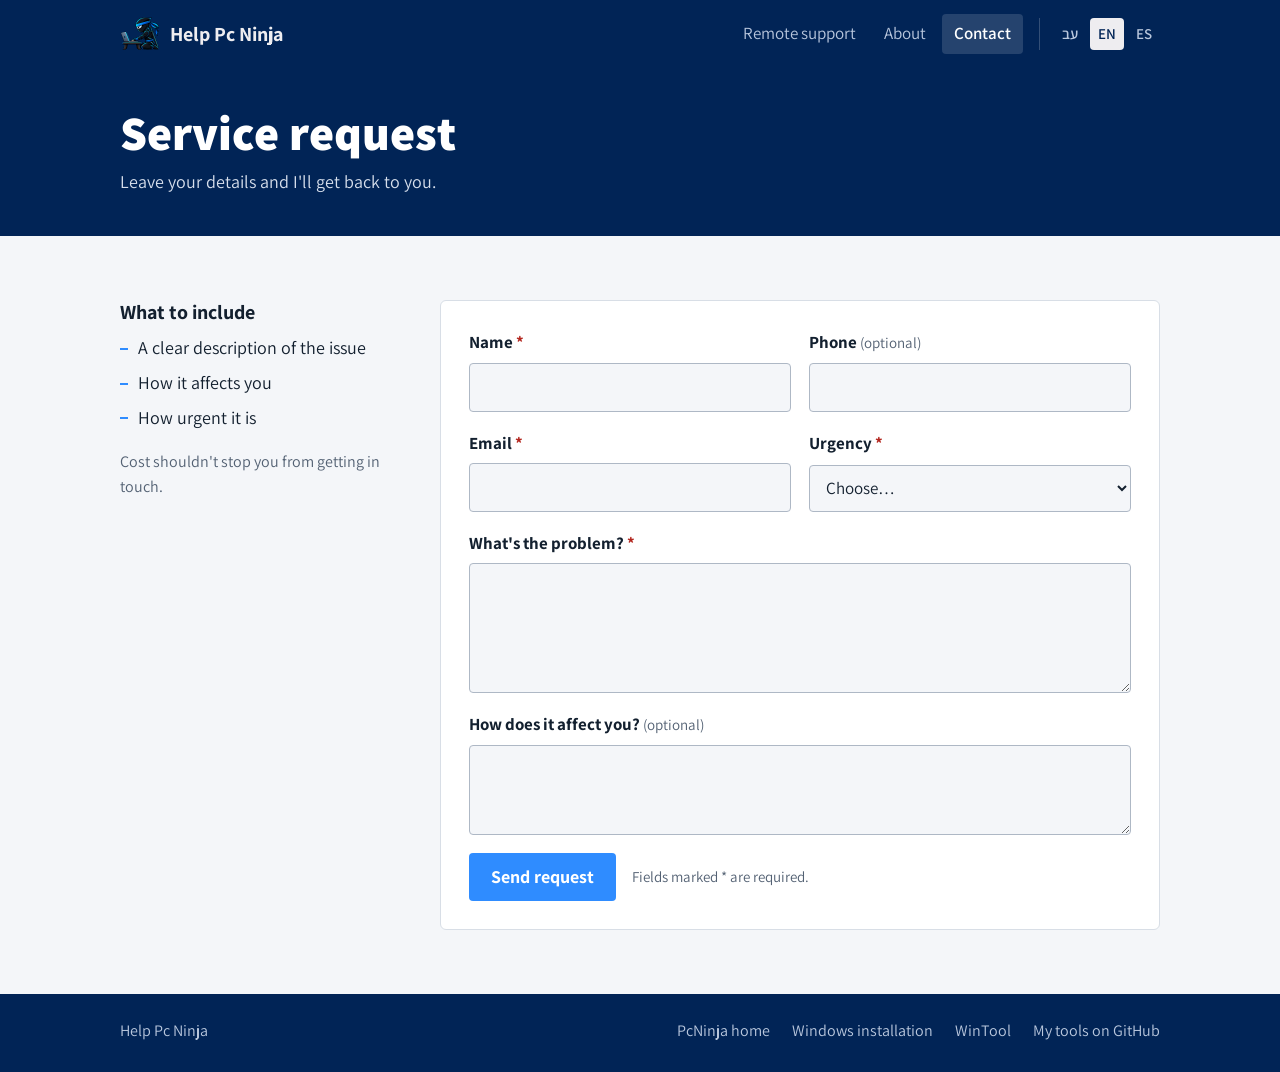
<file: en/contact/index.html>
<!doctype html>
<html lang="en" dir="ltr">
<head>
  <meta charset="utf-8">
  <meta name="viewport" content="width=device-width, initial-scale=1">
  <title>Help Pc Ninja - Contact</title>
  <meta name="description" content="Remote computer support: download AnyViewer, send me your device ID, and I'll connect to help.">
  <meta property="og:title" content="Help Pc Ninja - Contact">
  <meta property="og:type" content="website">
  <meta property="og:url" content="https://help.pcninja.pro/en/contact/">
  <meta property="og:image" content="https://help.pcninja.pro/assets/ninja.png">
  <link rel="canonical" href="https://help.pcninja.pro/en/contact/">
  <link rel="alternate" hreflang="he" href="https://help.pcninja.pro/aboutMe/contact/">
  <link rel="alternate" hreflang="en" href="https://help.pcninja.pro/en/contact/">
  <link rel="alternate" hreflang="es" href="https://help.pcninja.pro/es/contact/">
  <link rel="alternate" hreflang="x-default" href="https://help.pcninja.pro/aboutMe/contact/">
  <link rel="icon" type="image/png" href="/assets/favicon.png">
  <link rel="apple-touch-icon" href="/assets/apple-touch-icon.png">
  <link rel="preconnect" href="https://fonts.googleapis.com">
  <link rel="preconnect" href="https://fonts.gstatic.com" crossorigin>
  <link href="https://fonts.googleapis.com/css2?family=Assistant:wght@400;600;700;800&display=swap" rel="stylesheet">
  <link rel="stylesheet" href="/assets/site.css">
</head>
<body>
  <header class="topbar">
    <div class="wrap">
      <a class="brand" href="/en/"><img src="/assets/logo.png" alt="" width="40" height="40"><span>Help Pc Ninja</span></a>
      <div class="menus">
        <ul class="nav">
          <li><a href="/en/">Remote support</a></li>
          <li><a href="/en/about/">About</a></li>
          <li><a href="/en/contact/" aria-current="page">Contact</a></li>
        </ul>
        <ul class="langs" aria-label="Language">
          <li><a href="/aboutMe/contact/" hreflang="he" lang="he" title="עברית">עב</a></li>
          <li><a href="/en/contact/" hreflang="en" lang="en" title="English" aria-current="true">EN</a></li>
          <li><a href="/es/contact/" hreflang="es" lang="es" title="Español">ES</a></li>
        </ul>
      </div>
    </div>
  </header>

  <main>
    <div class="page-head"><div class="wrap"><h1>Service request</h1><p>Leave your details and I'll get back to you.</p></div></div>

    <section>
      <div class="wrap contact">
        <aside class="tips">
          <h2>What to include</h2>
          <ul class="dash-list">
            <li>A clear description of the issue</li>
            <li>How it affects you</li>
            <li>How urgent it is</li>
          </ul>
          <p>Cost shouldn't stop you from getting in touch.</p>
        </aside>

        <form id="request-form" class="form-card" action="https://api.web3forms.com/submit" method="POST"
              data-send="Send request" data-sending="Sending…" data-sent="Request sent. I'll get back to you soon." data-failed="The request wasn't sent. Check your internet connection and try again.">
          <input type="hidden" name="access_key" value="2fe4508c-cd5f-4f0e-9826-55a80dd93fe1">
          <input type="hidden" name="subject" value="New request from help.pcninja.pro (EN)">
          <input type="hidden" name="from_name" value="Help Pc Ninja">
          <input type="hidden" name="language" value="English">
          <input type="checkbox" name="botcheck" class="hp" tabindex="-1" autocomplete="off" aria-hidden="true">

          <div class="field-row">
            <div class="field">
              <label for="f-name">Name <span class="req" aria-hidden="true">*</span></label>
              <input id="f-name" name="name" type="text" required autocomplete="name" maxlength="100">
            </div>
            <div class="field">
              <label for="f-phone">Phone <span class="opt">(optional)</span></label>
              <input id="f-phone" name="phone" type="tel" autocomplete="tel" maxlength="30">
            </div>
          </div>
          <div class="field-row">
            <div class="field">
              <label for="f-email">Email <span class="req" aria-hidden="true">*</span></label>
              <input id="f-email" name="email" type="email" required autocomplete="email" maxlength="120">
            </div>
            <div class="field">
              <label for="f-urgency">Urgency <span class="req" aria-hidden="true">*</span></label>
              <select id="f-urgency" name="urgency" required>
                <option value="">Choose…</option>
                <option value="Normal">Normal</option>
                <option value="Urgent">Urgent</option>
                <option value="Critical">Critical</option>
              </select>
            </div>
          </div>
          <div class="field">
            <label for="f-problem">What's the problem? <span class="req" aria-hidden="true">*</span></label>
            <textarea id="f-problem" name="problem" required maxlength="4000"></textarea>
          </div>
          <div class="field">
            <label for="f-impact">How does it affect you? <span class="opt">(optional)</span></label>
            <textarea id="f-impact" name="impact" maxlength="2000" style="min-height:90px"></textarea>
          </div>

          <p id="form-status" class="form-status" role="status" hidden></p>
          <div class="form-foot">
            <button class="btn btn-primary" type="submit">Send request</button>
            <small>Fields marked * are required.</small>
          </div>
        </form>
      </div>
    </section>
  </main>

  <footer class="site-footer">
    <div class="wrap">
      <span>Help Pc Ninja</span>
      <ul>
        <li><a href="https://www.pcninja.pro/">PcNinja home</a></li>
        <li><a href="https://win11.pcninja.pro/">Windows installation</a></li>
        <li><a href="https://wintool.pcninja.pro/">WinTool</a></li>
        <li><a href="https://github.com/JavierTorresFelendler">My tools on GitHub</a></li>
      </ul>
    </div>
  </footer>
  <script src="/assets/form.js"></script>
</body>
</html>
</file>
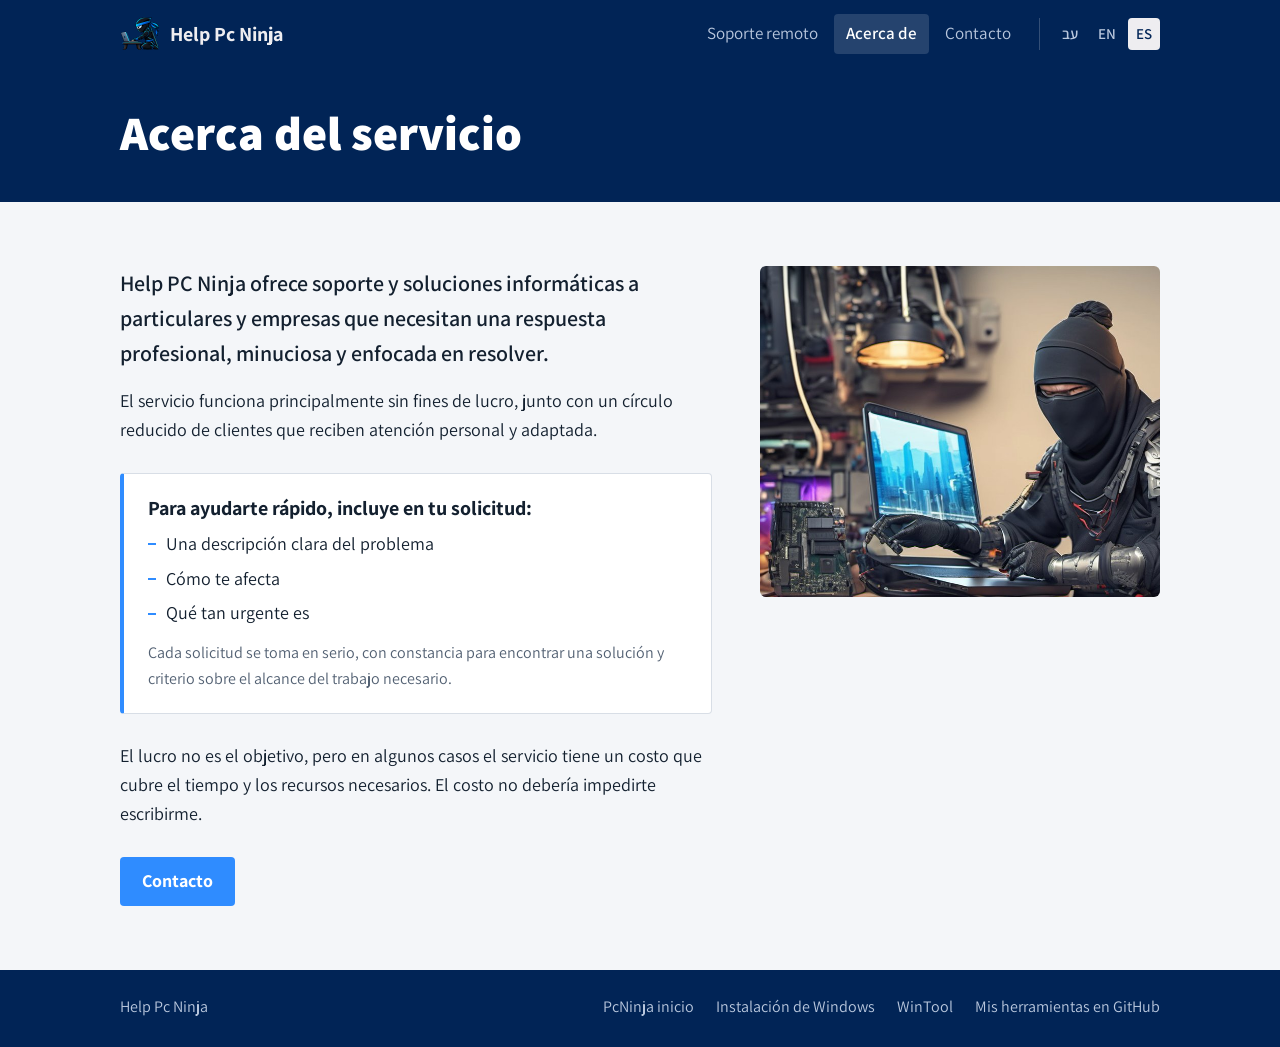
<file: es/about/index.html>
<!doctype html>
<html lang="es" dir="ltr">
<head>
  <meta charset="utf-8">
  <meta name="viewport" content="width=device-width, initial-scale=1">
  <title>Help Pc Ninja - Acerca del servicio</title>
  <meta name="description" content="Soporte remoto para tu computadora: descarga AnyViewer, envíame el ID de tu equipo y me conecto para ayudarte.">
  <meta property="og:title" content="Help Pc Ninja - Acerca del servicio">
  <meta property="og:type" content="website">
  <meta property="og:url" content="https://help.pcninja.pro/es/about/">
  <meta property="og:image" content="https://help.pcninja.pro/assets/ninja.png">
  <link rel="canonical" href="https://help.pcninja.pro/es/about/">
  <link rel="alternate" hreflang="he" href="https://help.pcninja.pro/aboutMe/">
  <link rel="alternate" hreflang="en" href="https://help.pcninja.pro/en/about/">
  <link rel="alternate" hreflang="es" href="https://help.pcninja.pro/es/about/">
  <link rel="alternate" hreflang="x-default" href="https://help.pcninja.pro/aboutMe/">
  <link rel="icon" type="image/png" href="/assets/favicon.png">
  <link rel="apple-touch-icon" href="/assets/apple-touch-icon.png">
  <link rel="preconnect" href="https://fonts.googleapis.com">
  <link rel="preconnect" href="https://fonts.gstatic.com" crossorigin>
  <link href="https://fonts.googleapis.com/css2?family=Assistant:wght@400;600;700;800&display=swap" rel="stylesheet">
  <link rel="stylesheet" href="/assets/site.css">
</head>
<body>
  <header class="topbar">
    <div class="wrap">
      <a class="brand" href="/es/"><img src="/assets/logo.png" alt="" width="40" height="40"><span>Help Pc Ninja</span></a>
      <div class="menus">
        <ul class="nav">
          <li><a href="/es/">Soporte remoto</a></li>
          <li><a href="/es/about/" aria-current="page">Acerca de</a></li>
          <li><a href="/es/contact/">Contacto</a></li>
        </ul>
        <ul class="langs" aria-label="Language">
          <li><a href="/aboutMe/" hreflang="he" lang="he" title="עברית">עב</a></li>
          <li><a href="/en/about/" hreflang="en" lang="en" title="English">EN</a></li>
          <li><a href="/es/about/" hreflang="es" lang="es" title="Español" aria-current="true">ES</a></li>
        </ul>
      </div>
    </div>
  </header>

  <main>
    <div class="page-head"><div class="wrap"><h1>Acerca del servicio</h1></div></div>

    <section>
      <div class="wrap about">
        <div class="about-text">
          <p class="lead">Help PC Ninja ofrece soporte y soluciones informáticas a particulares y empresas que necesitan una respuesta profesional, minuciosa y enfocada en resolver.</p>
          <p>El servicio funciona principalmente sin fines de lucro, junto con un círculo reducido de clientes que reciben atención personal y adaptada.</p>

          <div class="prep">
            <h2>Para ayudarte rápido, incluye en tu solicitud:</h2>
            <ul class="dash-list">
              <li>Una descripción clara del problema</li>
              <li>Cómo te afecta</li>
              <li>Qué tan urgente es</li>
            </ul>
            <p>Cada solicitud se toma en serio, con constancia para encontrar una solución y criterio sobre el alcance del trabajo necesario.</p>
          </div>

          <p>El lucro no es el objetivo, pero en algunos casos el servicio tiene un costo que cubre el tiempo y los recursos necesarios. El costo no debería impedirte escribirme.</p>
          <a class="btn btn-primary" href="/es/contact/">Contacto</a>
        </div>
        <figure><img src="/assets/ninja-laptop.jpg" alt="Un ninja reparando una laptop" width="786" height="652"></figure>
      </div>
    </section>
  </main>

  <footer class="site-footer">
    <div class="wrap">
      <span>Help Pc Ninja</span>
      <ul>
        <li><a href="https://www.pcninja.pro/">PcNinja inicio</a></li>
        <li><a href="https://win11.pcninja.pro/">Instalación de Windows</a></li>
        <li><a href="https://wintool.pcninja.pro/">WinTool</a></li>
        <li><a href="https://github.com/JavierTorresFelendler">Mis herramientas en GitHub</a></li>
      </ul>
    </div>
  </footer>
</body>
</html>
</file>
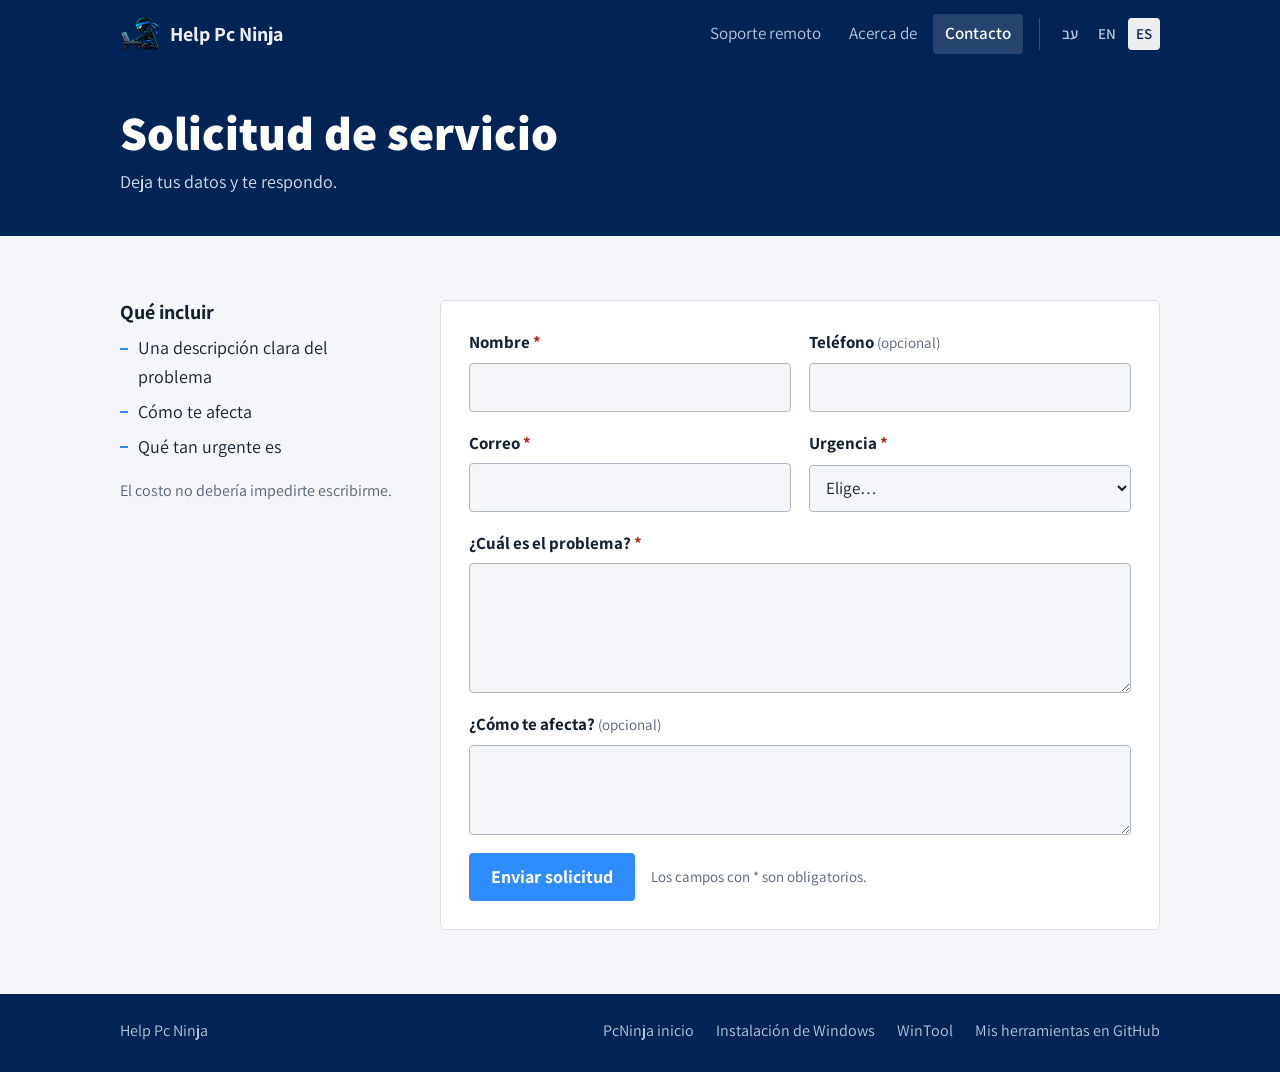
<file: es/contact/index.html>
<!doctype html>
<html lang="es" dir="ltr">
<head>
  <meta charset="utf-8">
  <meta name="viewport" content="width=device-width, initial-scale=1">
  <title>Help Pc Ninja - Contacto</title>
  <meta name="description" content="Soporte remoto para tu computadora: descarga AnyViewer, envíame el ID de tu equipo y me conecto para ayudarte.">
  <meta property="og:title" content="Help Pc Ninja - Contacto">
  <meta property="og:type" content="website">
  <meta property="og:url" content="https://help.pcninja.pro/es/contact/">
  <meta property="og:image" content="https://help.pcninja.pro/assets/ninja.png">
  <link rel="canonical" href="https://help.pcninja.pro/es/contact/">
  <link rel="alternate" hreflang="he" href="https://help.pcninja.pro/aboutMe/contact/">
  <link rel="alternate" hreflang="en" href="https://help.pcninja.pro/en/contact/">
  <link rel="alternate" hreflang="es" href="https://help.pcninja.pro/es/contact/">
  <link rel="alternate" hreflang="x-default" href="https://help.pcninja.pro/aboutMe/contact/">
  <link rel="icon" type="image/png" href="/assets/favicon.png">
  <link rel="apple-touch-icon" href="/assets/apple-touch-icon.png">
  <link rel="preconnect" href="https://fonts.googleapis.com">
  <link rel="preconnect" href="https://fonts.gstatic.com" crossorigin>
  <link href="https://fonts.googleapis.com/css2?family=Assistant:wght@400;600;700;800&display=swap" rel="stylesheet">
  <link rel="stylesheet" href="/assets/site.css">
</head>
<body>
  <header class="topbar">
    <div class="wrap">
      <a class="brand" href="/es/"><img src="/assets/logo.png" alt="" width="40" height="40"><span>Help Pc Ninja</span></a>
      <div class="menus">
        <ul class="nav">
          <li><a href="/es/">Soporte remoto</a></li>
          <li><a href="/es/about/">Acerca de</a></li>
          <li><a href="/es/contact/" aria-current="page">Contacto</a></li>
        </ul>
        <ul class="langs" aria-label="Language">
          <li><a href="/aboutMe/contact/" hreflang="he" lang="he" title="עברית">עב</a></li>
          <li><a href="/en/contact/" hreflang="en" lang="en" title="English">EN</a></li>
          <li><a href="/es/contact/" hreflang="es" lang="es" title="Español" aria-current="true">ES</a></li>
        </ul>
      </div>
    </div>
  </header>

  <main>
    <div class="page-head"><div class="wrap"><h1>Solicitud de servicio</h1><p>Deja tus datos y te respondo.</p></div></div>

    <section>
      <div class="wrap contact">
        <aside class="tips">
          <h2>Qué incluir</h2>
          <ul class="dash-list">
            <li>Una descripción clara del problema</li>
            <li>Cómo te afecta</li>
            <li>Qué tan urgente es</li>
          </ul>
          <p>El costo no debería impedirte escribirme.</p>
        </aside>

        <form id="request-form" class="form-card" action="https://api.web3forms.com/submit" method="POST"
              data-send="Enviar solicitud" data-sending="Enviando…" data-sent="Solicitud enviada. Te respondo pronto." data-failed="La solicitud no se envió. Revisa tu conexión a internet e inténtalo de nuevo.">
          <input type="hidden" name="access_key" value="2fe4508c-cd5f-4f0e-9826-55a80dd93fe1">
          <input type="hidden" name="subject" value="Nueva solicitud desde help.pcninja.pro (ES)">
          <input type="hidden" name="from_name" value="Help Pc Ninja">
          <input type="hidden" name="language" value="Español">
          <input type="checkbox" name="botcheck" class="hp" tabindex="-1" autocomplete="off" aria-hidden="true">

          <div class="field-row">
            <div class="field">
              <label for="f-name">Nombre <span class="req" aria-hidden="true">*</span></label>
              <input id="f-name" name="name" type="text" required autocomplete="name" maxlength="100">
            </div>
            <div class="field">
              <label for="f-phone">Teléfono <span class="opt">(opcional)</span></label>
              <input id="f-phone" name="phone" type="tel" autocomplete="tel" maxlength="30">
            </div>
          </div>
          <div class="field-row">
            <div class="field">
              <label for="f-email">Correo <span class="req" aria-hidden="true">*</span></label>
              <input id="f-email" name="email" type="email" required autocomplete="email" maxlength="120">
            </div>
            <div class="field">
              <label for="f-urgency">Urgencia <span class="req" aria-hidden="true">*</span></label>
              <select id="f-urgency" name="urgency" required>
                <option value="">Elige…</option>
                <option value="Normal">Normal</option>
                <option value="Urgente">Urgente</option>
                <option value="Crítico">Crítico</option>
              </select>
            </div>
          </div>
          <div class="field">
            <label for="f-problem">¿Cuál es el problema? <span class="req" aria-hidden="true">*</span></label>
            <textarea id="f-problem" name="problem" required maxlength="4000"></textarea>
          </div>
          <div class="field">
            <label for="f-impact">¿Cómo te afecta? <span class="opt">(opcional)</span></label>
            <textarea id="f-impact" name="impact" maxlength="2000" style="min-height:90px"></textarea>
          </div>

          <p id="form-status" class="form-status" role="status" hidden></p>
          <div class="form-foot">
            <button class="btn btn-primary" type="submit">Enviar solicitud</button>
            <small>Los campos con * son obligatorios.</small>
          </div>
        </form>
      </div>
    </section>
  </main>

  <footer class="site-footer">
    <div class="wrap">
      <span>Help Pc Ninja</span>
      <ul>
        <li><a href="https://www.pcninja.pro/">PcNinja inicio</a></li>
        <li><a href="https://win11.pcninja.pro/">Instalación de Windows</a></li>
        <li><a href="https://wintool.pcninja.pro/">WinTool</a></li>
        <li><a href="https://github.com/JavierTorresFelendler">Mis herramientas en GitHub</a></li>
      </ul>
    </div>
  </footer>
  <script src="/assets/form.js"></script>
</body>
</html>
</file>
<file: assets/site.css>
/* Help Pc Ninja - same family as www.pcninja.pro: PowerShell console blue + the ninja.
   Uses logical properties so the same rules work for Hebrew (RTL) and English/Spanish (LTR). */
:root {
  --console: #012456;
  --console-ink: #eeedf0;
  --console-soft: #b9c7dd;
  --ninja: #2f8cff;
  --paper: #f4f6f9;
  --card: #ffffff;
  --ink: #13202f;
  --muted: #536173;
  --rule: #d8dee6;
  --ok: #1d7a46;
  --bad: #b3261e;
  --font: "Assistant", "Segoe UI", Arial, sans-serif;
  --mono: "Cascadia Code", Consolas, monospace;
}
* { box-sizing: border-box; margin: 0; padding: 0; }
html { scroll-behavior: smooth; }
body { font-family: var(--font); font-size: 18px; line-height: 1.6; color: var(--ink); background: var(--paper); -webkit-font-smoothing: antialiased; }
a { color: inherit; }
:focus-visible { outline: 3px solid var(--ninja); outline-offset: 3px; border-radius: 3px; }
.wrap { width: min(1040px, 100% - 40px); margin-inline: auto; }
h1, h2, h3 { line-height: 1.2; text-wrap: balance; }

/* Header */
.topbar { background: var(--console); color: var(--console-ink); }
.topbar .wrap { display: flex; align-items: center; justify-content: space-between; flex-wrap: wrap; gap: 8px 16px; padding-block: 14px; }
.brand { display: flex; align-items: center; gap: 10px; text-decoration: none; font-weight: 700; font-size: 20px; }
.brand img { width: 40px; height: 40px; }
.menus { display: flex; align-items: center; gap: 16px; flex-wrap: wrap; }
.nav, .langs { display: flex; gap: 4px; list-style: none; }
.nav a { display: block; padding: 6px 12px; border-radius: 4px; text-decoration: none; color: var(--console-soft); font-size: 17px; }
.nav a:hover { color: #fff; background: rgba(255, 255, 255, 0.08); }
.nav a[aria-current="page"] { color: #fff; background: rgba(255, 255, 255, 0.14); font-weight: 600; }
.langs { padding-inline-start: 14px; border-inline-start: 1px solid rgba(255, 255, 255, 0.2); }
.langs a { display: block; padding: 4px 8px; border-radius: 4px; text-decoration: none; color: var(--console-soft); font-size: 15px; font-weight: 600; }
.langs a:hover { color: #fff; }
.langs a[aria-current="true"] { color: var(--console); background: var(--console-ink); }

/* Buttons */
.btn { display: inline-flex; align-items: center; justify-content: center; min-height: 46px; padding: 10px 22px; border-radius: 4px; border: 0; cursor: pointer; text-decoration: none; font: inherit; font-weight: 700; font-size: 18px; }
.btn-primary { background: var(--ninja); color: #fff; }
.btn-primary:hover { background: #1f7ef0; }
.btn-primary[disabled] { opacity: 0.6; cursor: wait; }
.btn-ghost { border: 1px solid rgba(238, 237, 240, 0.5); color: var(--console-ink); }
.btn-ghost:hover { border-color: #fff; color: #fff; }
.btn-dark { background: var(--ink); color: #fff; }
.btn-dark:hover { background: #24364d; }
.btn-line { border: 1px solid #aeb8c5; color: var(--ink); background: var(--card); }
.btn-line:hover { border-color: var(--ink); }

/* Sections */
section { padding-block: 64px; }
.section-title { font-size: 30px; margin-bottom: 8px; }
.section-intro { color: var(--muted); max-width: 36em; margin-bottom: 28px; }
.page-head { background: var(--console); color: #fff; padding-block: 36px 40px; }
.page-head h1 { font-size: clamp(34px, 5vw, 48px); font-weight: 800; }
.page-head p { color: #d7dfec; margin-top: 6px; }
.dash-list { list-style: none; display: grid; gap: 6px; }
.dash-list li { padding-inline-start: 18px; position: relative; }
.dash-list li::before { content: ""; position: absolute; inset-inline-start: 0; top: 0.75em; width: 8px; height: 2px; background: var(--ninja); }

/* Home: hero */
.hero { background: var(--console); color: var(--console-ink); padding-block: 40px 64px; }
.hero .wrap { display: grid; grid-template-columns: 1fr 300px; gap: 40px; align-items: center; }
.hero h1 { font-size: clamp(40px, 6vw, 64px); font-weight: 800; color: #fff; margin-bottom: 14px; }
.hero .lede { font-size: 21px; color: #d7dfec; max-width: 30em; }
.hero .actions { display: flex; flex-wrap: wrap; gap: 12px; margin-top: 30px; }
.hero .file-note { margin-top: 12px; font-size: 15px; color: var(--console-soft); }
.hero .file-note a { color: var(--console-ink); }
.hero img { width: 100%; height: auto; }

/* Home: steps (a real sequence, so numbered) */
.steps { list-style: none; display: grid; grid-template-columns: repeat(3, 1fr); counter-reset: step; border-top: 2px solid var(--ink); }
.steps li { counter-increment: step; padding-block: 22px 6px; }
.steps li + li { padding-inline-start: 28px; border-inline-start: 1px solid var(--rule); }
.steps li:not(:last-child) { padding-inline-end: 28px; }
.steps li::before { content: counter(step); display: block; font-size: 44px; font-weight: 800; line-height: 1; color: var(--ninja); margin-bottom: 10px; }
.steps strong { display: block; font-size: 20px; margin-bottom: 4px; }
.steps p { color: var(--muted); }

/* Home: alternative tools */
.tools-alt { background: var(--card); border-block: 1px solid var(--rule); }
.tool-row { display: grid; grid-template-columns: 190px 1fr auto; gap: 20px 28px; align-items: center; padding-block: 18px; border-bottom: 1px solid var(--rule); }
.tool-row:first-of-type { border-top: 1px solid var(--rule); }
.logo-tile { height: 58px; border-radius: 4px; display: grid; place-items: center; padding: 8px 12px; }
.logo-tile img { max-width: 100%; max-height: 40px; object-fit: contain; }
.tile-ru { background: #fff; border: 1px solid var(--rule); }
.tile-pv { background: #000; }
.tile-hd { background: #3a3d44; }
.tool-row h3 { font-size: 20px; }
.tool-row p { color: var(--muted); font-size: 16px; }
.tool-row .links { display: flex; gap: 10px; flex-wrap: wrap; }
.tool-row .btn { min-height: 40px; padding: 7px 16px; font-size: 16px; }

/* Home: more downloads */
.more { display: grid; grid-template-columns: 1fr 1fr; gap: 16px; }
.more a { display: block; padding: 22px 24px; border: 1px solid var(--rule); border-radius: 6px; background: var(--card); text-decoration: none; }
.more a:hover { border-color: var(--ink); }
.more strong { display: block; font-size: 21px; margin-bottom: 2px; }
.more span { color: var(--muted); }
.more .host { display: block; margin-top: 8px; font-family: var(--mono); font-size: 14px; color: var(--ninja); }

/* About */
.about { display: grid; grid-template-columns: 1fr 400px; gap: 48px; align-items: start; }
.about-text { max-width: 34em; }
.about-text p + p { margin-top: 16px; }
.about-text .lead { font-size: 22px; font-weight: 600; }
.prep { margin-block: 28px; padding: 22px 24px; background: var(--card); border: 1px solid var(--rule); border-inline-start: 4px solid var(--ninja); border-radius: 4px; }
.prep h2 { font-size: 20px; margin-bottom: 10px; }
.prep p { margin-top: 12px; color: var(--muted); font-size: 16px; }
.about-text .btn { margin-top: 28px; }
.about figure img { width: 100%; height: auto; display: block; border-radius: 6px; }

/* Contact */
.contact { display: grid; grid-template-columns: 280px 1fr; gap: 40px; align-items: start; }
.tips h2 { font-size: 20px; margin-bottom: 10px; }
.tips p { margin-top: 16px; color: var(--muted); font-size: 16px; }
.form-card { background: var(--card); border: 1px solid var(--rule); border-radius: 6px; padding: 28px; display: grid; gap: 18px; }
.field { display: grid; gap: 6px; }
.field-row { display: grid; grid-template-columns: 1fr 1fr; gap: 18px; }
.field label { font-weight: 700; font-size: 17px; }
.field .req { color: var(--bad); }
.field .opt { color: var(--muted); font-weight: 400; font-size: 15px; }
.field input, .field textarea, .field select { width: 100%; font: inherit; font-size: 17px; color: var(--ink); background: var(--paper); border: 1px solid #aeb8c5; border-radius: 4px; padding: 10px 12px; }
.field textarea { min-height: 130px; resize: vertical; }
.field input:focus, .field textarea:focus, .field select:focus { outline: 2px solid var(--ninja); outline-offset: 1px; border-color: var(--ninja); background: #fff; }
.field input[type="email"], .field input[type="tel"] { direction: ltr; }
[dir="rtl"] .field input[type="email"], [dir="rtl"] .field input[type="tel"] { text-align: right; }
.form-card .hp { position: absolute; width: 1px; height: 1px; overflow: hidden; clip-path: inset(50%); opacity: 0; }
.form-status { padding: 12px 16px; border-radius: 4px; font-weight: 600; }
.form-status.ok { background: #e3f3ea; color: var(--ok); }
.form-status.err { background: #fbe9e7; color: var(--bad); }
.form-foot { display: flex; align-items: center; gap: 16px; flex-wrap: wrap; }
.form-foot small { color: var(--muted); font-size: 15px; }

/* Footer */
.site-footer { background: var(--console); color: var(--console-soft); padding-block: 24px 28px; font-size: 16px; }
.site-footer .wrap { display: flex; flex-wrap: wrap; justify-content: space-between; gap: 10px 24px; }
.site-footer ul { list-style: none; display: flex; flex-wrap: wrap; gap: 6px 22px; }
.site-footer a { text-decoration: none; }
.site-footer a:hover { color: #fff; text-decoration: underline; }

@media (max-width: 860px) {
  .hero .wrap { grid-template-columns: 1fr; }
  .hero img { width: 180px; justify-self: start; order: -1; }
  .steps { grid-template-columns: 1fr; }
  .steps li + li { padding-inline-start: 0; border-inline-start: 0; border-top: 1px solid var(--rule); }
  .steps li:not(:last-child) { padding-inline-end: 0; }
  .tool-row { grid-template-columns: 1fr; }
  .logo-tile { width: 190px; }
  .more { grid-template-columns: 1fr; }
  .about { grid-template-columns: 1fr; gap: 32px; }
  .about figure { order: -1; max-width: 420px; }
  .contact { grid-template-columns: 1fr; gap: 24px; }
}
@media (max-width: 640px) {
  body { font-size: 17px; }
  .brand span { display: none; }
  .nav a { padding: 6px 8px; font-size: 16px; }
  .langs { padding-inline-start: 8px; }
  section { padding-block: 48px; }
  .field-row { grid-template-columns: 1fr; }
  .form-card { padding: 20px; }
}
</file>
